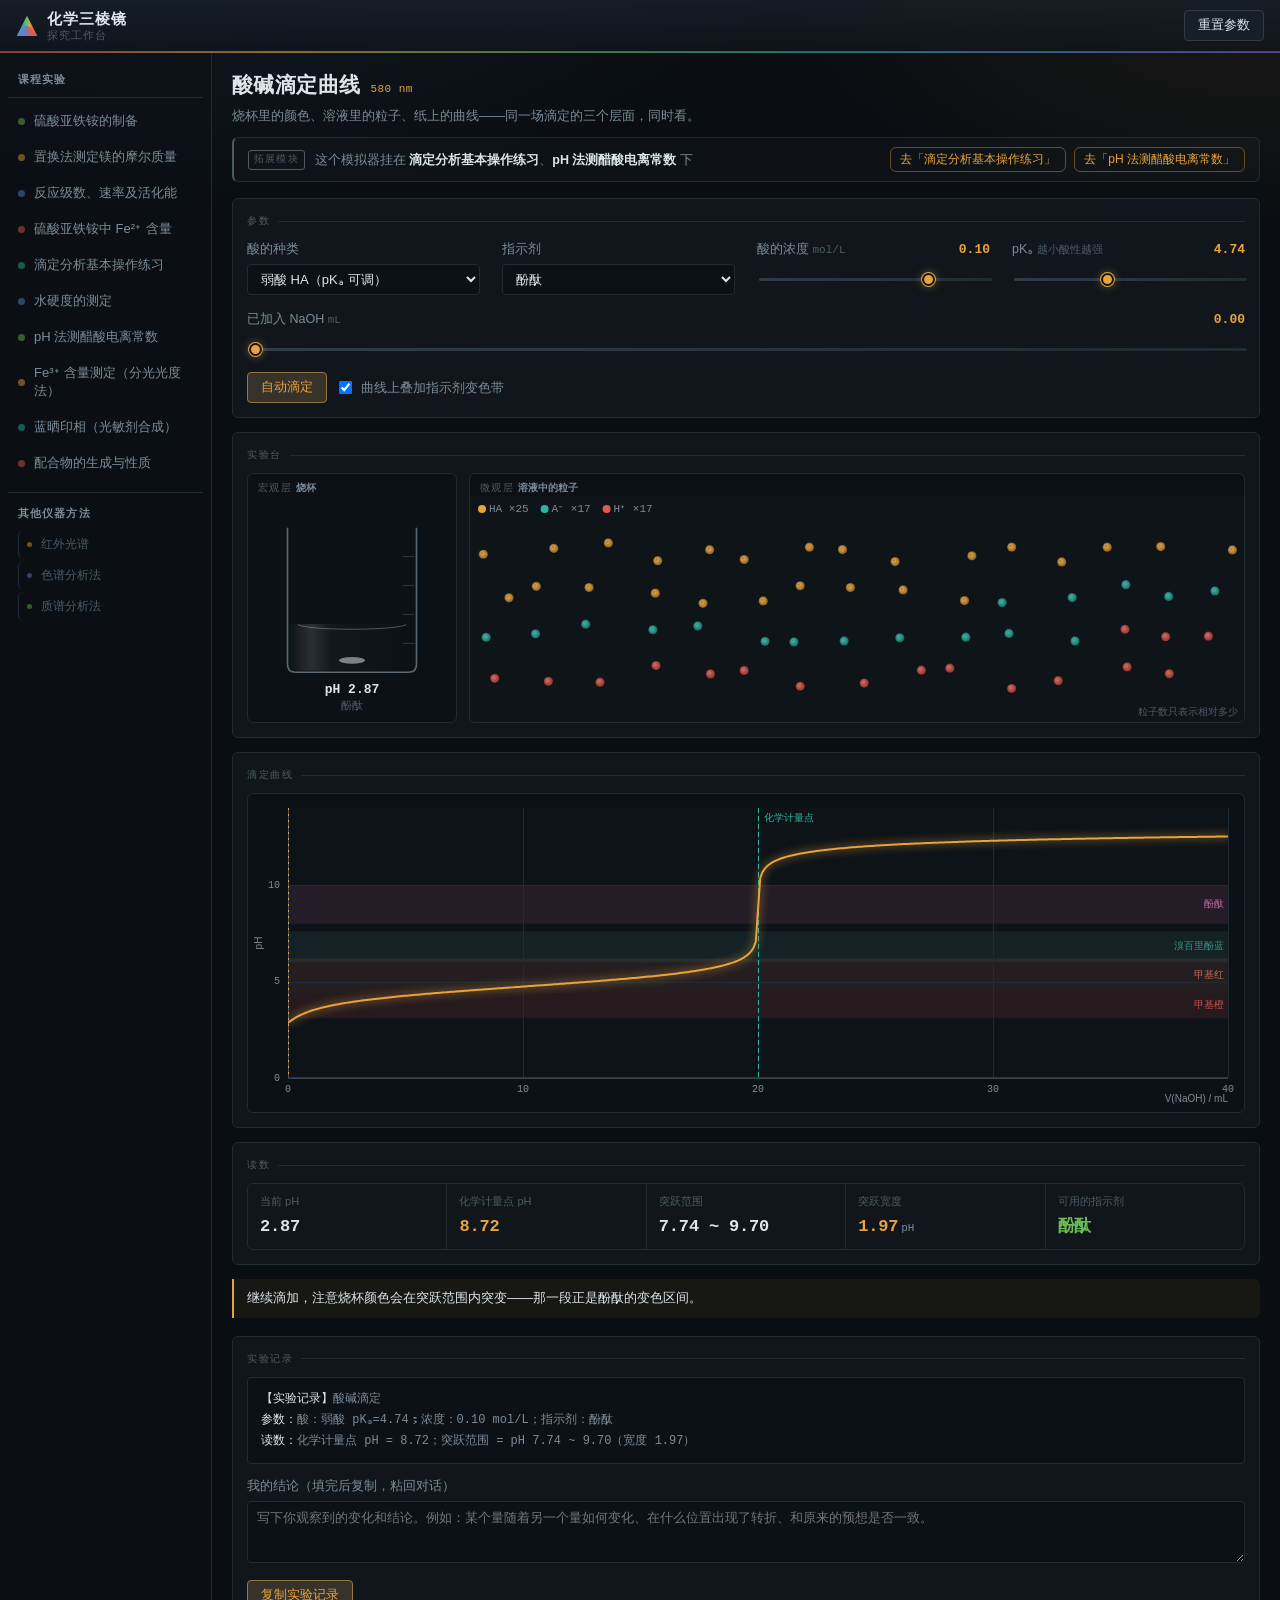
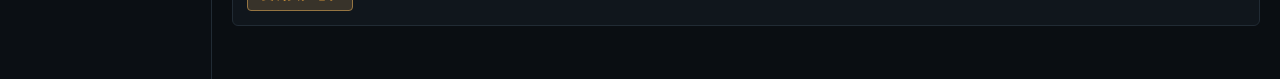
<file: index.html>
<!DOCTYPE html>
<html lang="zh-CN">
<head>
<meta charset="UTF-8">
<meta name="viewport" content="width=device-width, initial-scale=1">
<title>化学三棱镜 · 探究工作台</title>
<meta name="description" content="分析化学三重表征探究工作台：滴定曲线、分布分数、沉淀平衡、EDTA 酸效应、精密度与准确度，五组可交互模拟器。">
<meta name="theme-color" content="#0a0e12">
<link rel="icon" href="data:image/svg+xml,<svg xmlns='http://www.w3.org/2000/svg' viewBox='0 0 32 32'><polygon points='16 3,30 29,2 29' fill='%232fb3a3'/></svg>">
<link rel="stylesheet" href="css/workbench.css">
</head>
<body>

<div class="app">

  <header class="head">
    <div class="brand">
      <div class="brand-mark"></div>
      <div class="brand-text">
        <span class="brand-name">化学三棱镜</span>
        <span class="brand-sub">探究工作台</span>
      </div>
    </div>
    <div class="head-right">
      <button class="btn" id="btn-reset" title="恢复到初始参数">重置参数</button>
    </div>
    <div class="spectrum"></div>
  </header>

  <nav class="rail" id="rail" aria-label="模拟器导航"></nav>

  <main class="main" id="main"></main>

</div>

<noscript>
  <p style="padding:24px;color:#dde5ec">本工作台需要启用 JavaScript 才能运行。</p>
</noscript>

<script type="module" src="js/app.js"></script>
</body>
</html>
</file>
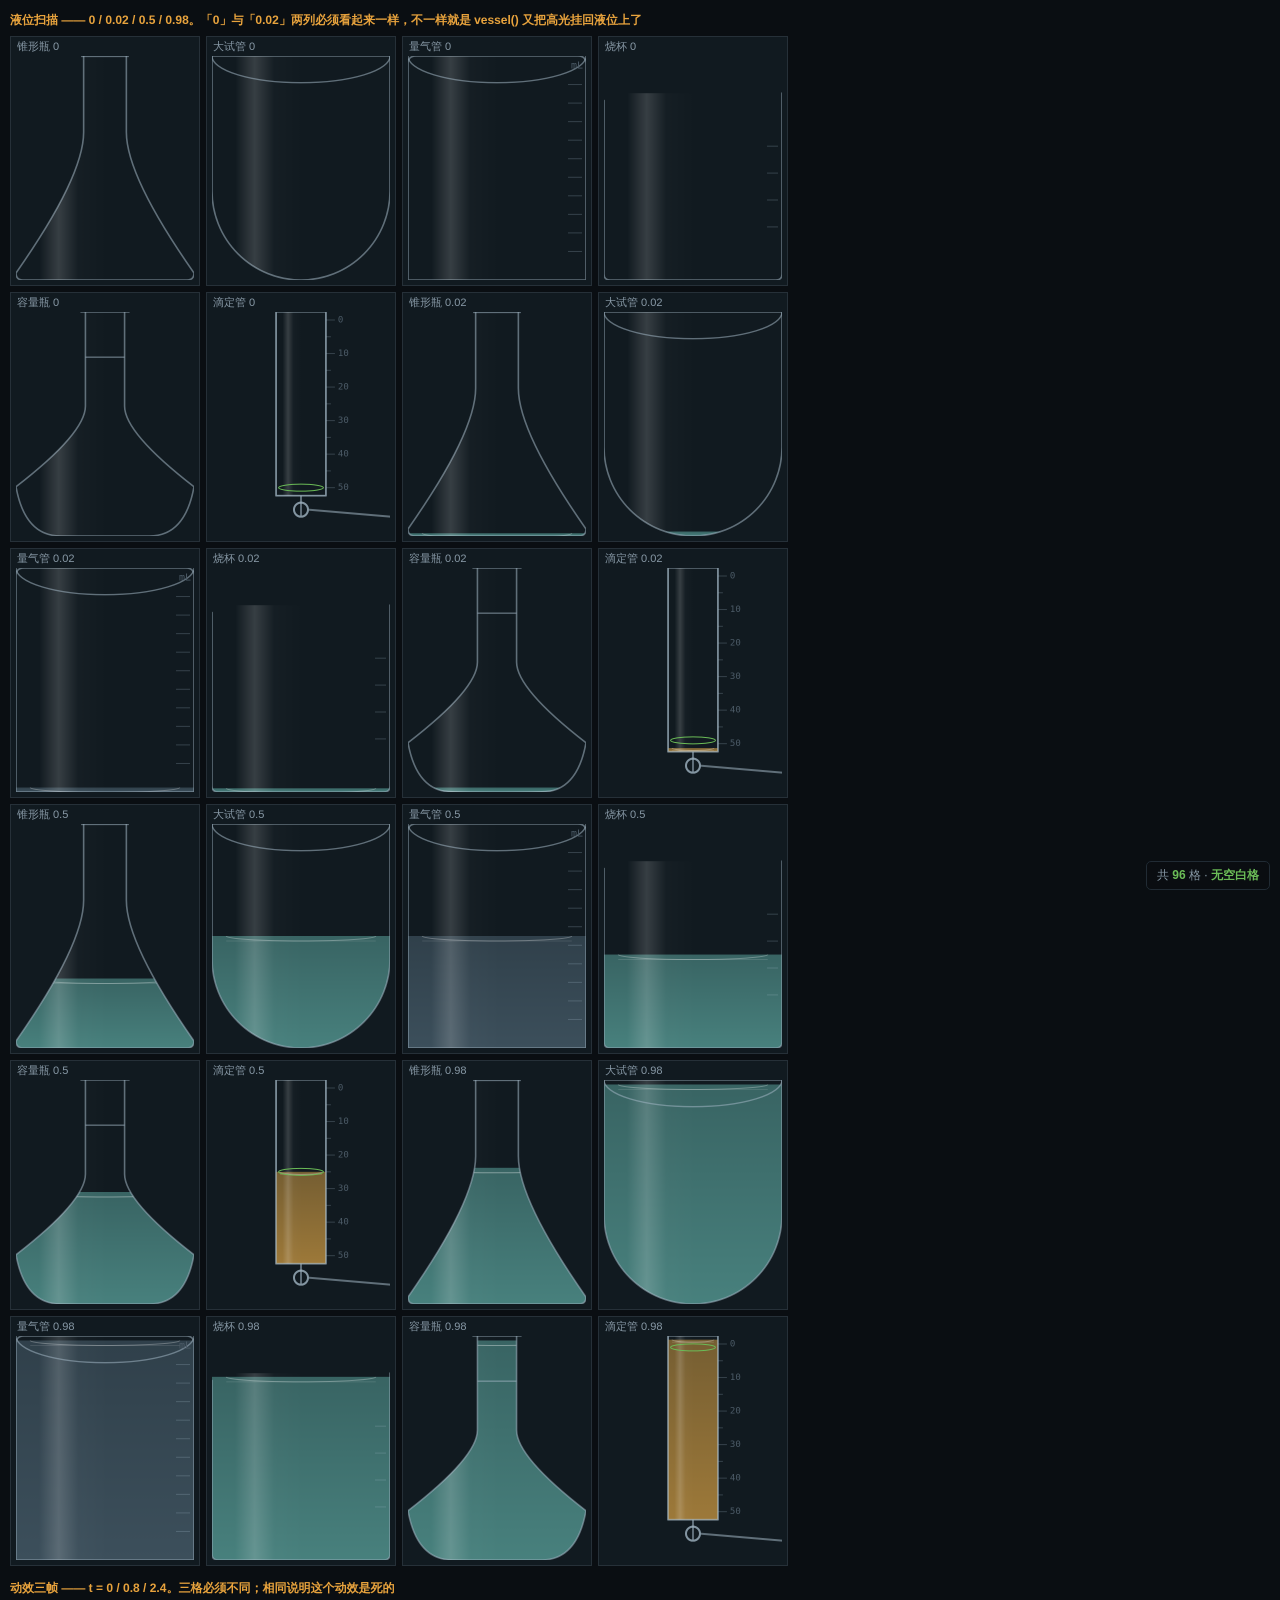
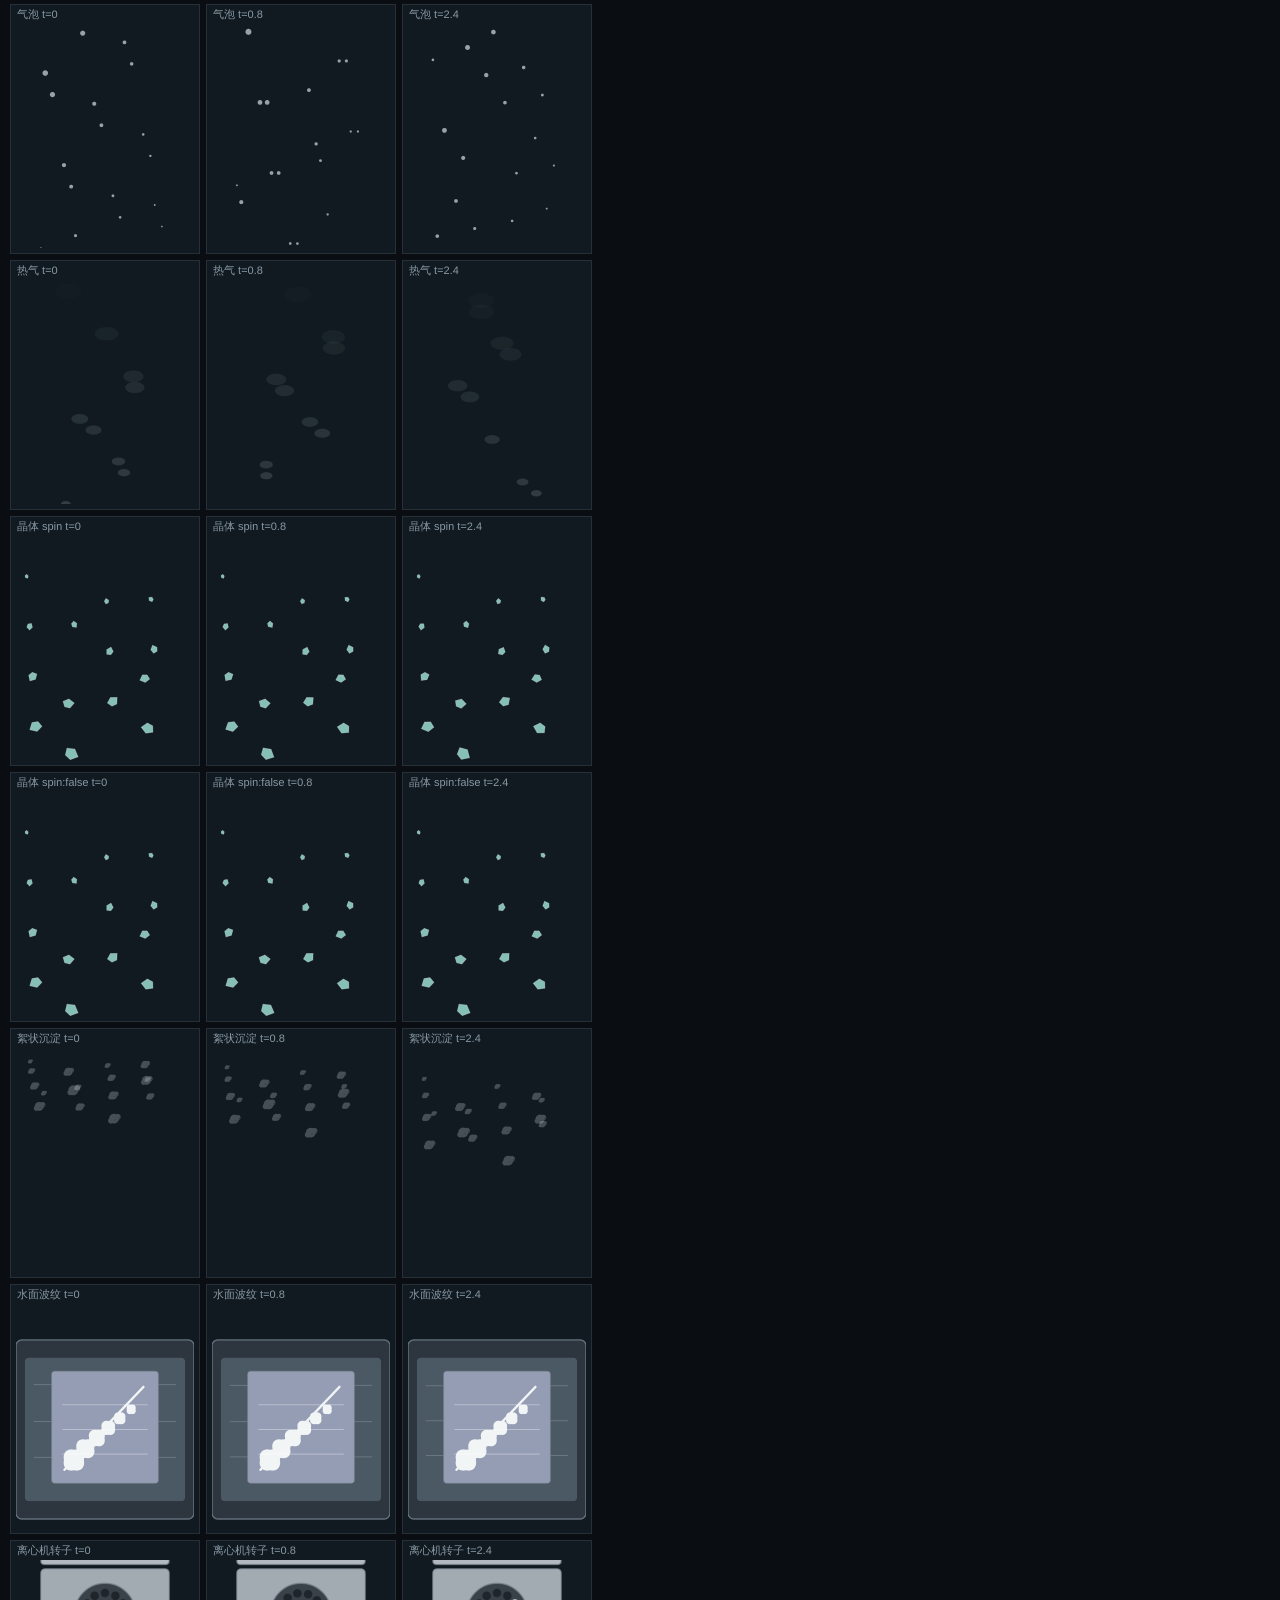
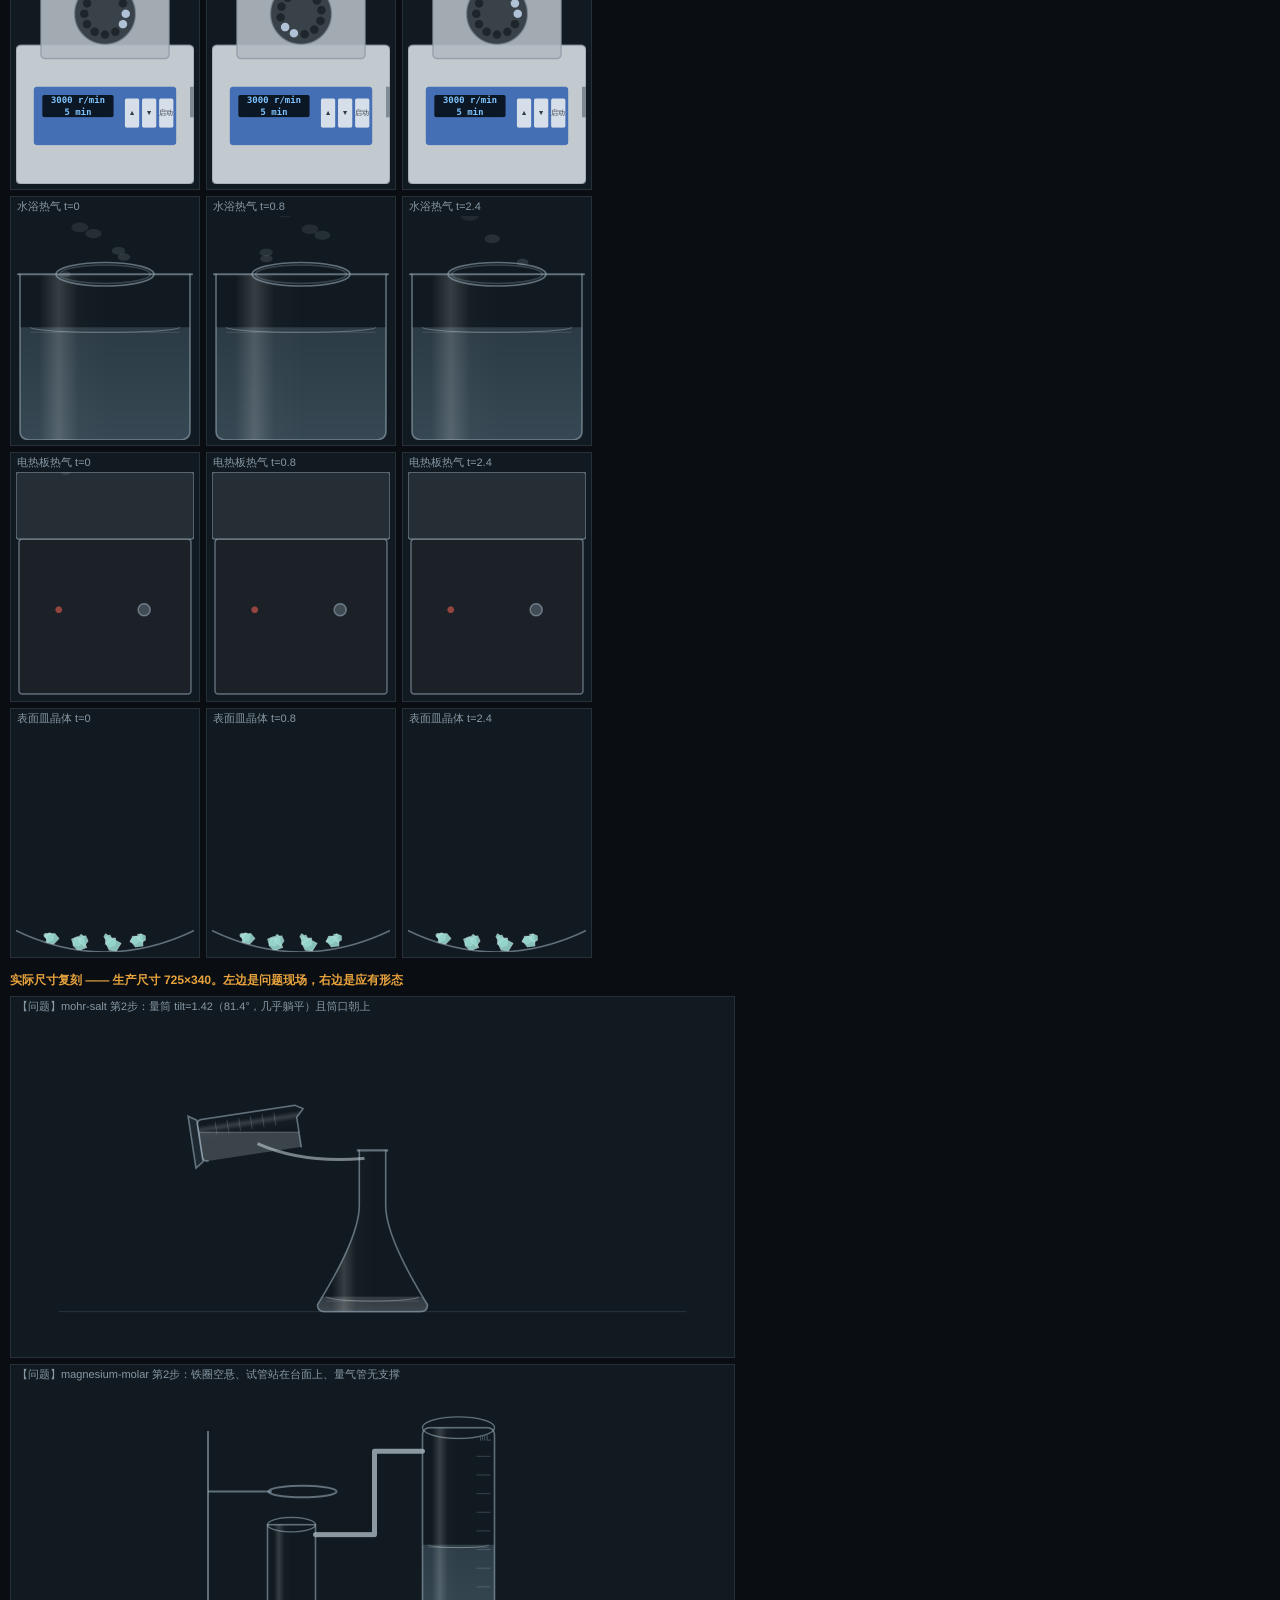
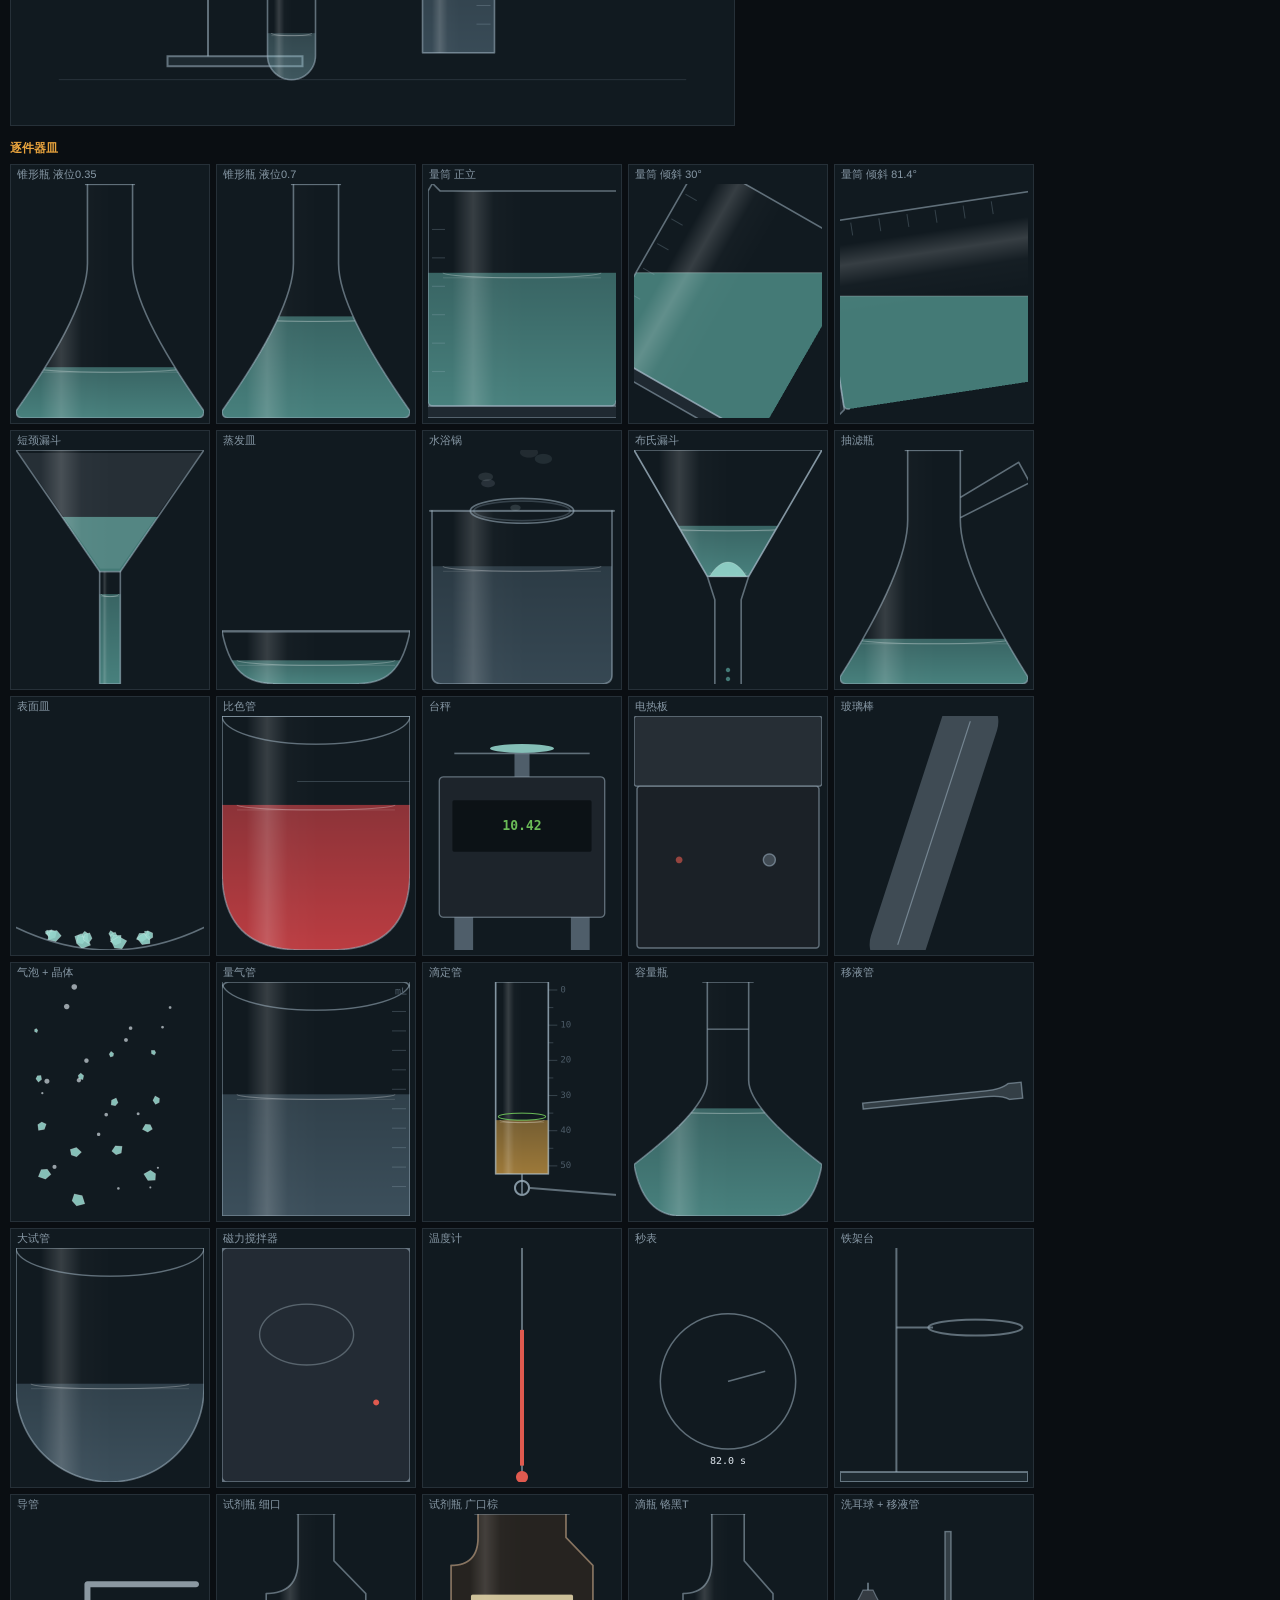
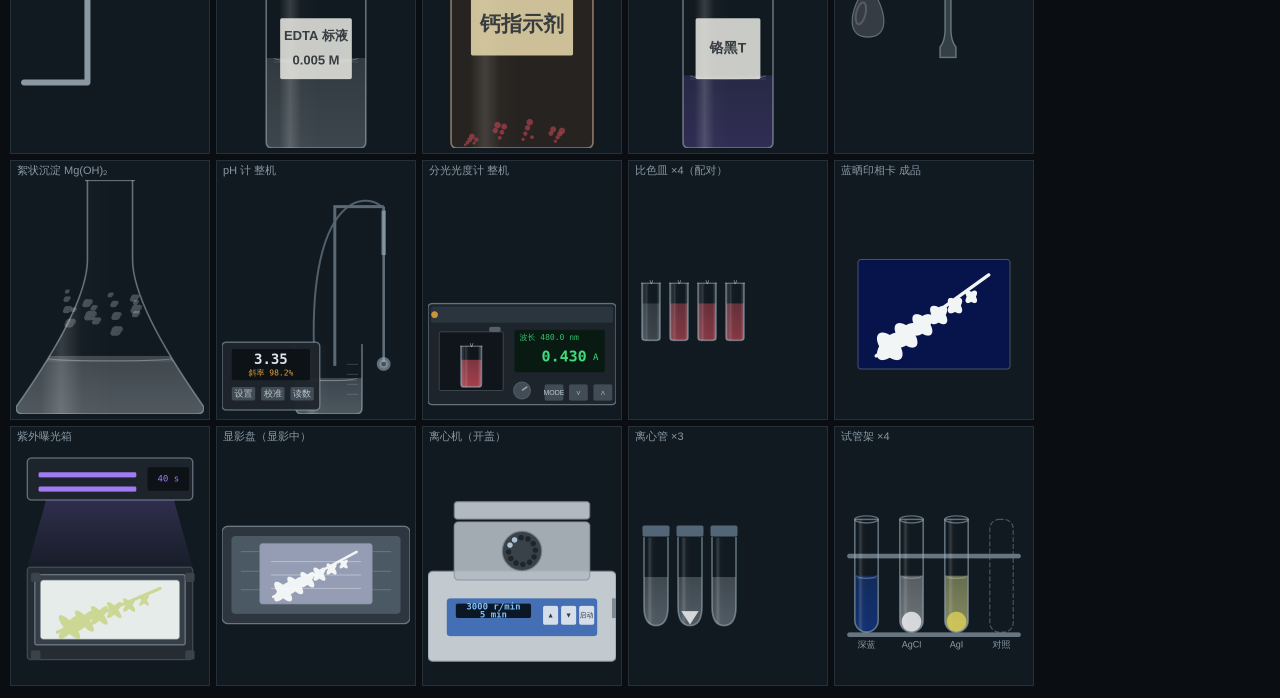
<file: _glassware-test.html>
<!DOCTYPE html>
<html lang="zh-CN">
<head>
<meta charset="UTF-8">
<title>玻璃器皿自检</title>
<style>
  body { margin:0; background:#0a0e12; color:#dde5ec; font-family:"PingFang SC",sans-serif; }
  canvas { display:block; }
  #stat { position:fixed; right:10px; bottom:10px; z-index:5; font-size:12px;
          background:rgba(10,14,18,.9); border:1px solid #212b34; border-radius:5px;
          padding:5px 10px; color:#8798a5; }
  #stat b { color:#6bbc57; } #stat .bad { color:#e05a4f; }
</style>
</head>
<body>
<canvas id="cv"></canvas>
<div id="stat"></div>
<script type="module">
/*
 * 器皿级自检 —— 看「单个器皿画得对不对」。
 *
 * 三个分工（别混用）：
 *   本页            器皿形状、液位、动效形状 —— 逐件放大，看得出边界情况
 *   _scenes-all.html 构图与对齐 —— 98 个场景同屏、可冻结 t、可断言
 *   _scenes-test.html 真机 —— 真 CSS、真尺寸、窄屏断点
 *
 * 本页**不跑 rAF**：所有动效都喂固定的 t 值。固定值才能截图比对，
 * 也才能看出一个动效的「起—中—末」形状对不对。
 */
import * as G from './js/glassware.js';

const LIQ = [110, 200, 190, 0.55];
const WARM = [226, 168, 70, 0.62];
const RED = [203, 64, 69, 0.85];

// 动效三帧。0 是起点、0.8 走了一小段、2.4 已进入稳态。
const PHASES = [0, 0.8, 2.4];
// 液位扫描。「0.02」这一列是 P2（vessel 空腔改造）的验收工具：
// 现在它看起来像「装了黑色液体」，改完应该读作「玻璃」。
const LEVELS = [0, 0.02, 0.5, 0.98];

const SECTIONS = [];

/* ---------- 1. 液位扫描 ---------- */
SECTIONS.push({
  // 回归护栏：改 vessel() 前，0 与 0.02 两列**看起来必须一样**。
  // 曾经它们差一整层高光——0.02 那列读作「装了黑色液体」。
  title: '液位扫描 —— 0 / 0.02 / 0.5 / 0.98。「0」与「0.02」两列必须看起来一样，不一样就是 vessel() 又把高光挂回液位上了',
  cellW: 190, cellH: 250, cols: 4,
  items: LEVELS.flatMap(lv => [
    [`锥形瓶 ${lv}`,      (c, b) => G.conicalFlask(c, b, { liquid: LIQ, level: lv })],
    [`大试管 ${lv}`,      (c, b) => G.testTube(c, b, { liquid: LIQ, level: lv })],
    [`量气管 ${lv}`,      (c, b) => G.gasMeasuringTube(c, b, { liquid: [150, 190, 215, 0.30], level: lv })],
    [`烧杯 ${lv}`,        (c, b) => G.beaker(c, b, { liquid: LIQ, level: lv })],
    [`容量瓶 ${lv}`,      (c, b) => G.volumetricFlask(c, b, { liquid: LIQ, level: lv })],
    [`滴定管 ${lv}`,      (c, b) => G.burette(c, b, { liquid: WARM, level: lv })],
  ]),
});

/* ---------- 2. 动效三帧 ---------- */
SECTIONS.push({
  title: `动效三帧 —— t = ${PHASES.join(' / ')}。三格必须不同；相同说明这个动效是死的`,
  cellW: 190, cellH: 250, cols: 3,
  items: [
    ['气泡',   (c, b, t) => G.bubbles(c, b, t, 0.9)],
    ['热气',   (c, b, t) => G.steam(c, b, t, 0.8)],
    ['晶体 spin',      (c, b, t) => G.crystals(c, b, t, 0.7, { color: G.MOHR_CRYSTAL_COLOR })],
    ['晶体 spin:false', (c, b, t) => G.crystals(c, b, t, 0.7, { color: G.MOHR_CRYSTAL_COLOR, spin: false })],
    ['絮状沉淀', (c, b, t) => G.precipitateFlocs(c, b, t, 0.8)],
    ['水面波纹', (c, b, t) => G.developTray(c, b, { density: 0.9, oxidized: 0.4, t })],
    ['离心机转子', (c, b, t) => G.centrifuge(c, b, { open: true, spinning: true, t })],
    ['水浴热气', (c, b, t) => G.waterBath(c, b, { steam: 0.7, t, ringW: b.w * 0.55 })],
    ['电热板热气', (c, b, t) => G.hotplate(c, b, { heat: 0.8, steam: 0.5, t })],
    ['表面皿晶体', (c, b, t) => G.watchGlass(c, b, { crystal: 0.8, crystalColor: G.MOHR_CRYSTAL_COLOR, t })],
  ].flatMap(([name, fn]) => PHASES.map(t => [`${name} t=${t}`, (c, b) => fn(c, b, t)])),
});

/* ---------- 3. 实际尺寸复刻 ----------
 * 把出问题的**真实调用**照抄进来。设施与场景之间的 bug（位置错、朝向反、
 * 比例不对）只有在这一层才看得出来——缩略图里根本发现不了。
 * 用生产尺寸 725×340，与真机一致。 */
const REPLICA_W = 725, REPLICA_H = 340;
SECTIONS.push({
  title: '实际尺寸复刻 —— 生产尺寸 725×340。左边是问题现场，右边是应有形态',
  cellW: REPLICA_W, cellH: REPLICA_H + 22, cols: 1,
  items: [
    ['【问题】mohr-salt 第2步：量筒 tilt=1.42（81.4°，几乎躺平）且筒口朝上', (c, _b, W, H) => {
      // 照抄 sims/mohr-salt.js 第 2 步（含它手画的液流）
      const B = G.drawBench(c, W, H), cx = W / 2;
      const flask = { x: cx - 55, y: B - H * 0.48, w: 110, h: H * 0.48 };
      G.conicalFlask(c, flask, { liquid: G.CLEAR_COLOR, level: 0.15 });
      G.cylinder(c, { x: cx - 145, y: H * 0.18, w: 42, h: H * 0.34 }, { liquid: G.CLEAR_COLOR, level: 0.55, tilt: 1.42 });
      c.strokeStyle = 'rgba(222,232,240,0.5)'; c.lineWidth = 3;
      c.beginPath(); c.moveTo(cx - 115, H * 0.38); c.quadraticCurveTo(cx - 70, H * 0.44, cx - 8, flask.y + 8); c.stroke();
    }],
    ['【问题】magnesium-molar 第2步：铁圈空悬、试管站在台面上、量气管无支撑', (c, _b, W, H) => {
      // 照抄 sims/magnesium-molar.js 的通用场景
      const B = G.drawBench(c, W, H), cx = W / 2;
      const tube = { x: cx + 50, y: H * 0.13, w: 72, h: H * 0.67 };
      G.retortStand(c, { x: cx - 205, y: H * 0.14, w: 135, h: H * 0.70 },
        { clamp: { x: cx - 70, y: H * 0.32, radius: 34 } });
      G.testTube(c, { x: cx - 105, y: B - 155, w: 48, h: 155 }, { liquid: [150, 205, 214, 0.32], level: 0.30 });
      G.tubing(c, [[cx - 57, B - 145], [cx + 2, B - 145], [cx + 2, H * 0.20], [cx + 50, H * 0.20]], { width: 5 });
      G.gasMeasuringTube(c, tube, { liquid: [150, 190, 215, 0.28], level: 0.48 });
    }],
  ],
});

/* ---------- 4. 逐件器皿（原有清单） ---------- */
SECTIONS.push({
  title: '逐件器皿',
  cellW: 200, cellH: 260, cols: 5,
  items: [
    ['锥形瓶 液位0.35', (c, b) => G.conicalFlask(c, b, { liquid: LIQ, level: 0.35 })],
    ['锥形瓶 液位0.7',  (c, b) => G.conicalFlask(c, b, { liquid: LIQ, level: 0.7 })],
    ['量筒 正立',        (c, b) => G.cylinder(c, b, { liquid: LIQ, level: 0.6 })],
    ['量筒 倾斜 30°',    (c, b) => G.cylinder(c, b, { liquid: LIQ, level: 0.62, tilt: 0.52 })],
    ['量筒 倾斜 81.4°',  (c, b) => G.cylinder(c, b, { liquid: LIQ, level: 0.62, tilt: 1.42 })],
    ['短颈漏斗',         (c, b) => G.funnel(c, b, { liquid: LIQ, level: 0.45, stemLevel: 0.8 })],
    ['蒸发皿',           (c, b) => G.evapDish(c, b, { liquid: LIQ, level: 0.45 })],
    ['水浴锅',           (c, b) => G.waterBath(c, b, { steam: 0.7, t: 1.2, ringW: b.w * 0.55 })],
    ['布氏漏斗',         (c, b) => G.buchner(c, b, { liquid: LIQ, level: 0.4, cake: 0.65, cakeColor: G.MOHR_CRYSTAL_COLOR, dropColor: LIQ, dripping: true })],
    ['抽滤瓶',           (c, b) => G.suctionFlask(c, b, { liquid: LIQ, level: 0.3 })],
    ['表面皿',           (c, b) => G.watchGlass(c, b, { crystal: 0.8, crystalColor: G.MOHR_CRYSTAL_COLOR, t: 1 })],
    ['比色管',           (c, b) => G.comparisonTube(c, b, { liquid: RED, level: 0.62 })],
    ['台秤',             (c, b) => G.balance(c, b, { item: true, itemColor: G.MOHR_CRYSTAL_COLOR, reading: '10.42', tone: 'good' })],
    ['电热板',           (c, b) => G.hotplate(c, b, { heat: 0.8, steam: 0.4, t: 1 })],
    ['玻璃棒',           (c, b) => G.stirringRod(c, b, { angle: 18 })],
    ['气泡 + 晶体',      (c, b) => { G.bubbles(c, b, 1.5, 0.9);
                                     G.crystals(c, { x: b.x + 10, y: b.y + 10, w: b.w - 20, h: b.h - 20 }, 1.5, 0.7, { color: G.MOHR_CRYSTAL_COLOR }); }],
    ['量气管',            (c, b) => G.gasMeasuringTube(c, b, { liquid: [150, 190, 215, 0.30], level: 0.52 })],
    ['滴定管',            (c, b) => G.burette(c, b, { liquid: WARM, level: 0.28 })],
    ['容量瓶',            (c, b) => G.volumetricFlask(c, b, { liquid: LIQ, level: 0.46 })],
    ['移液管',            (c, b) => G.pipette(c, b, { angle: -0.10 })],
    ['大试管',            (c, b) => G.testTube(c, b, { liquid: [150, 190, 215, 0.30], level: 0.42 })],
    ['磁力搅拌器',        (c, b) => G.stirPlate(c, b)],
    ['温度计',            (c, b) => G.thermometer(c, b)],
    ['秒表',              (c, b) => G.stopwatch(c, b, { text: '82.0 s' })],
    ['铁架台',            (c, b) => G.retortStand(c, b, { clamp: { x: b.x + b.w * 0.72, y: b.y + b.h * 0.34, radius: b.w * 0.25 } })],
    ['导管',              (c, b) => G.tubing(c, [
      [b.x + 8, b.y + b.h * 0.72], [b.x + b.w * 0.38, b.y + b.h * 0.72],
      [b.x + b.w * 0.38, b.y + b.h * 0.30], [b.x + b.w - 8, b.y + b.h * 0.30],
    ], { width: 6 })],
    ['试剂瓶 细口',      (c, b) => G.reagentBottle(c, b, {
      liquid: [222, 232, 240, 0.20], level: 0.62, label: ['EDTA 标液', '0.005 M'] })],
    ['试剂瓶 广口棕',    (c, b) => G.reagentBottle(c, b, {
      shape: 'wide', solid: [168, 62, 84, 0.78], level: 0.45,
      label: ['钙指示剂'], labelTone: 'amber', cap: 'stopper', brown: true })],
    ['滴瓶 铬黑T',       (c, b) => G.reagentBottle(c, b, {
      shape: 'drop', liquid: [70, 60, 120, 0.55], level: 0.50, label: ['铬黑T'] })],
    ['洗耳球 + 移液管',  (c, b) => {
      G.washBulb(c, { x: b.x + 6, y: b.y + b.h * 0.30, w: 44, h: 53 }, { squeeze: 0.4 });
      G.pipette(c, { x: b.x + 34, y: b.y + b.h * 0.26, w: b.w - 40, h: 26 }, { angle: Math.PI / 2 });
    }],
    ['絮状沉淀 Mg(OH)₂', (c, b) => {
      G.conicalFlask(c, b, { liquid: [214, 220, 228, 0.30], level: 0.40 });
      G.precipitateFlocs(c, { x: b.x + b.w * 0.22, y: b.y + b.h * 0.42, w: b.w * 0.56, h: b.h * 0.52 }, 1.5, 0.8);
    }],
    ['pH 计 整机', (c, b) => {
      G.beaker(c, { x: b.x + 74, y: b.y + b.h - 92, w: 66, h: 92 }, { liquid: [214, 226, 238, 0.28], level: 0.52 });
      G.phMeter(c, { x: b.x, y: b.y + 4, w: b.w, h: b.h - 8 }, { reading: '3.35', slopePct: 98.2, bulbY: b.y + b.h - 46 });
    }],
    ['分光光度计 整机', (c, b) => G.spectrophotometer(c,
      { x: b.x, y: b.y + b.h * 0.24, w: b.w, h: b.h * 0.72 },
      { wavelength: 480, reading: '0.430', cell: [214, 78, 92, 0.7] })],
    ['比色皿 ×4（配对）', (c, b) => {
      const y0 = b.y + b.h * 0.42;
      for (let i = 0; i < 4; i++) {
        G.cuvette(c, { x: b.x + 8 + i * 28, y: y0, w: 18, h: 62 },
          { liquid: i === 0 ? [225, 232, 238, 0.2] : [214, 78, 92, 0.55] });
      }
    }],
    ['蓝晒印相卡 成品', (c, b) => G.cyanotypePrint(c,
      { x: b.x + 18, y: b.y + b.h * 0.34, w: b.w - 36, h: (b.w - 36) * 0.72 },
      { state: 'washed', density: 0.96, oxidized: 1 })],
    ['紫外曝光箱', (c, b) => G.uvExposureBox(c, { x: b.x, y: b.y + 12, w: b.w, h: b.h - 24 },
      { on: true, seconds: 40 })],
    ['显影盘（显影中）', (c, b) => G.developTray(c,
      { x: b.x, y: b.y + b.h * 0.26, w: b.w, h: b.h * 0.52 },
      { density: 0.9, oxidized: 0.4, t: 1.2 })],
    ['离心机（开盖）', (c, b) => G.centrifuge(c, { x: b.x, y: b.y + b.h * 0.30, w: b.w, h: b.h * 0.62 },
      { open: true, rpm: 3000, minutes: 5, spinning: true, t: 1.5 })],
    ['离心管 ×3', (c, b) => {
      for (let i = 0; i < 3; i++) {
        G.centrifugeTube(c, { x: b.x + 10 + i * 34, y: b.y + b.h * 0.34, w: 24, h: 100 },
          { liquid: [214, 226, 238, 0.3], level: 0.6, pellet: i === 1 ? 0.9 : 0, pelletColor: [236, 238, 240, 0.95] });
      }
    }],
    ['试管架 ×4', (c, b) => G.testTubeRack(c, { x: b.x + 4, y: b.y + b.h * 0.28, w: b.w - 8, h: b.h * 0.56 }, {
      tubes: [
        { liquid: [20, 60, 150, 0.65], level: 0.5, label: '深蓝' },
        { liquid: [235, 240, 244, 0.4], level: 0.5, solid: [240, 242, 244, 1], solidLevel: 0.8, label: 'AgCl' },
        { liquid: [216, 220, 140, 0.55], level: 0.5, solid: [222, 208, 90, 1], solidLevel: 0.8, label: 'AgI' },
        { dashed: true, label: '对照' },
      ],
    })],
  ],
});

/* ---------- 排版与绘制 ----------
 * 单张 canvas，按 section 顺序排；每格画完量一次非背景像素占比，
 * 空白格描红边 —— 专抓「静默不画」（CLAUDE.md 坑 15 那一族）。 */
const PAD = 10, GAP = 6, HEAD = 26;
const canvasW = Math.max(...SECTIONS.map(s => s.cols * s.cellW + (s.cols - 1) * GAP)) + PAD * 2;
let canvasH = PAD;
for (const s of SECTIONS) canvasH += HEAD + Math.ceil(s.items.length / s.cols) * (s.cellH + GAP) + GAP;

const cv = document.getElementById('cv');
const dpr = 2;
cv.width = canvasW * dpr;
cv.height = canvasH * dpr;
cv.style.width = canvasW + 'px';
cv.style.height = canvasH + 'px';
const ctx = cv.getContext('2d');
ctx.setTransform(dpr, 0, 0, dpr, 0, 0);
ctx.fillStyle = '#0a0e12';
ctx.fillRect(0, 0, canvasW, canvasH);

const BG = [10, 14, 18];        // 页面底色 #0a0e12
const CELL_BG = [17, 26, 32];   // 格子底色 #111a20 —— 非空判定拿它当参照
const blanks = [];
let y = PAD;

for (const sec of SECTIONS) {
  ctx.font = 'bold 12px "PingFang SC", sans-serif';
  ctx.fillStyle = '#e8a33d';
  ctx.textAlign = 'left';
  ctx.fillText(sec.title, PAD, y + 14);
  y += HEAD;

  sec.items.forEach(([name, fn], i) => {
    const col = i % sec.cols, row = (i / sec.cols) | 0;
    const ox = PAD + col * (sec.cellW + GAP), oy = y + row * (sec.cellH + GAP);
    const bx = ox + 6, by = oy + 20, bw = sec.cellW - 12, bh = sec.cellH - 26;

    ctx.save();
    ctx.beginPath();
    ctx.rect(ox, oy, sec.cellW, sec.cellH);
    ctx.clip();
    ctx.fillStyle = '#111a20';
    ctx.fillRect(ox, oy, sec.cellW, sec.cellH);

    ctx.font = '11px "PingFang SC", sans-serif';
    ctx.fillStyle = '#8798a5';
    ctx.textAlign = 'left';
    ctx.fillText(name, ox + 7, oy + 14);

    let drew = true;
    // 坐标系平移到格子左上角再调 fn。
    // 少了这一步，复刻格（用 `cx = W/2`、`drawBench(H)` 这类**绝对坐标**）
    // 会把内容画到画布左上角、压在别的格子上——踩过。
    ctx.save();
    ctx.translate(bx, by);
    ctx.beginPath();
    ctx.rect(0, 0, bw, bh);
    ctx.clip();
    try { fn(ctx, { x: 0, y: 0, w: bw, h: bh }, bw, bh); }
    catch (e) { drew = false; console.error(`【复刻格抛错】${name}：`, e); }
    ctx.restore();
    ctx.restore();

    // 非背景像素占比：每 4 像素抽 1 个。
    //
    // 这里踩过两次，都是「检查器自己在说谎」，记下来免得重犯：
    //   ① 参照色必须是**格子自己的底色** #111a20，不能拿页面底色 #0a0e12——
    //      两者差 33 > 阈值 10，于是每个像素都被算成「有内容」，空格子也报「无空白」。
    //   ② 只能量**绘图区**（by..by+bh），不能量整格——格子标题那行字本身就有约 2% 的着色，
    //      足以把一个什么都没画的格子顶过 0.4% 的阈值。
    const d = ctx.getImageData(bx * dpr, by * dpr, bw * dpr, bh * dpr).data;
    let ink = 0, seen = 0;
    for (let p = 0; p < d.length; p += 4 * 4) {
      seen++;
      if (Math.abs(d[p] - CELL_BG[0]) + Math.abs(d[p + 1] - CELL_BG[1]) + Math.abs(d[p + 2] - CELL_BG[2]) > 10) ink++;
    }
    const ratio = seen ? ink / seen : 0;
    const isBlank = !drew || ratio < 0.004;
    if (isBlank) blanks.push(`${sec.title.slice(0, 6)}/${name}`);

    ctx.save();
    ctx.strokeStyle = isBlank ? '#e05a4f' : 'rgba(160,180,196,0.14)';
    ctx.lineWidth = isBlank ? 2 : 1;
    ctx.strokeRect(ox + 0.5, oy + 0.5, sec.cellW - 1, sec.cellH - 1);
    if (isBlank) {
      ctx.font = 'bold 10px "PingFang SC", sans-serif';
      ctx.fillStyle = '#e05a4f';
      ctx.textAlign = 'right';
      ctx.fillText(`空白 ${(ratio * 100).toFixed(2)}%`, ox + sec.cellW - 7, oy + 14);
    }
    ctx.restore();
  });
  y += Math.ceil(sec.items.length / sec.cols) * (sec.cellH + GAP) + GAP;
}

const total = SECTIONS.reduce((n, s) => n + s.items.length, 0);
document.getElementById('stat').innerHTML = `共 <b>${total}</b> 格 · `
  + (blanks.length ? `空白 <span class="bad">${blanks.length}</span>` : '<b>无空白格</b>');
window.__blanks = blanks;
console.log(`_glassware-test：${total} 格，空白 ${blanks.length} 个`, blanks);
</script>
</body>
</html>
</file>
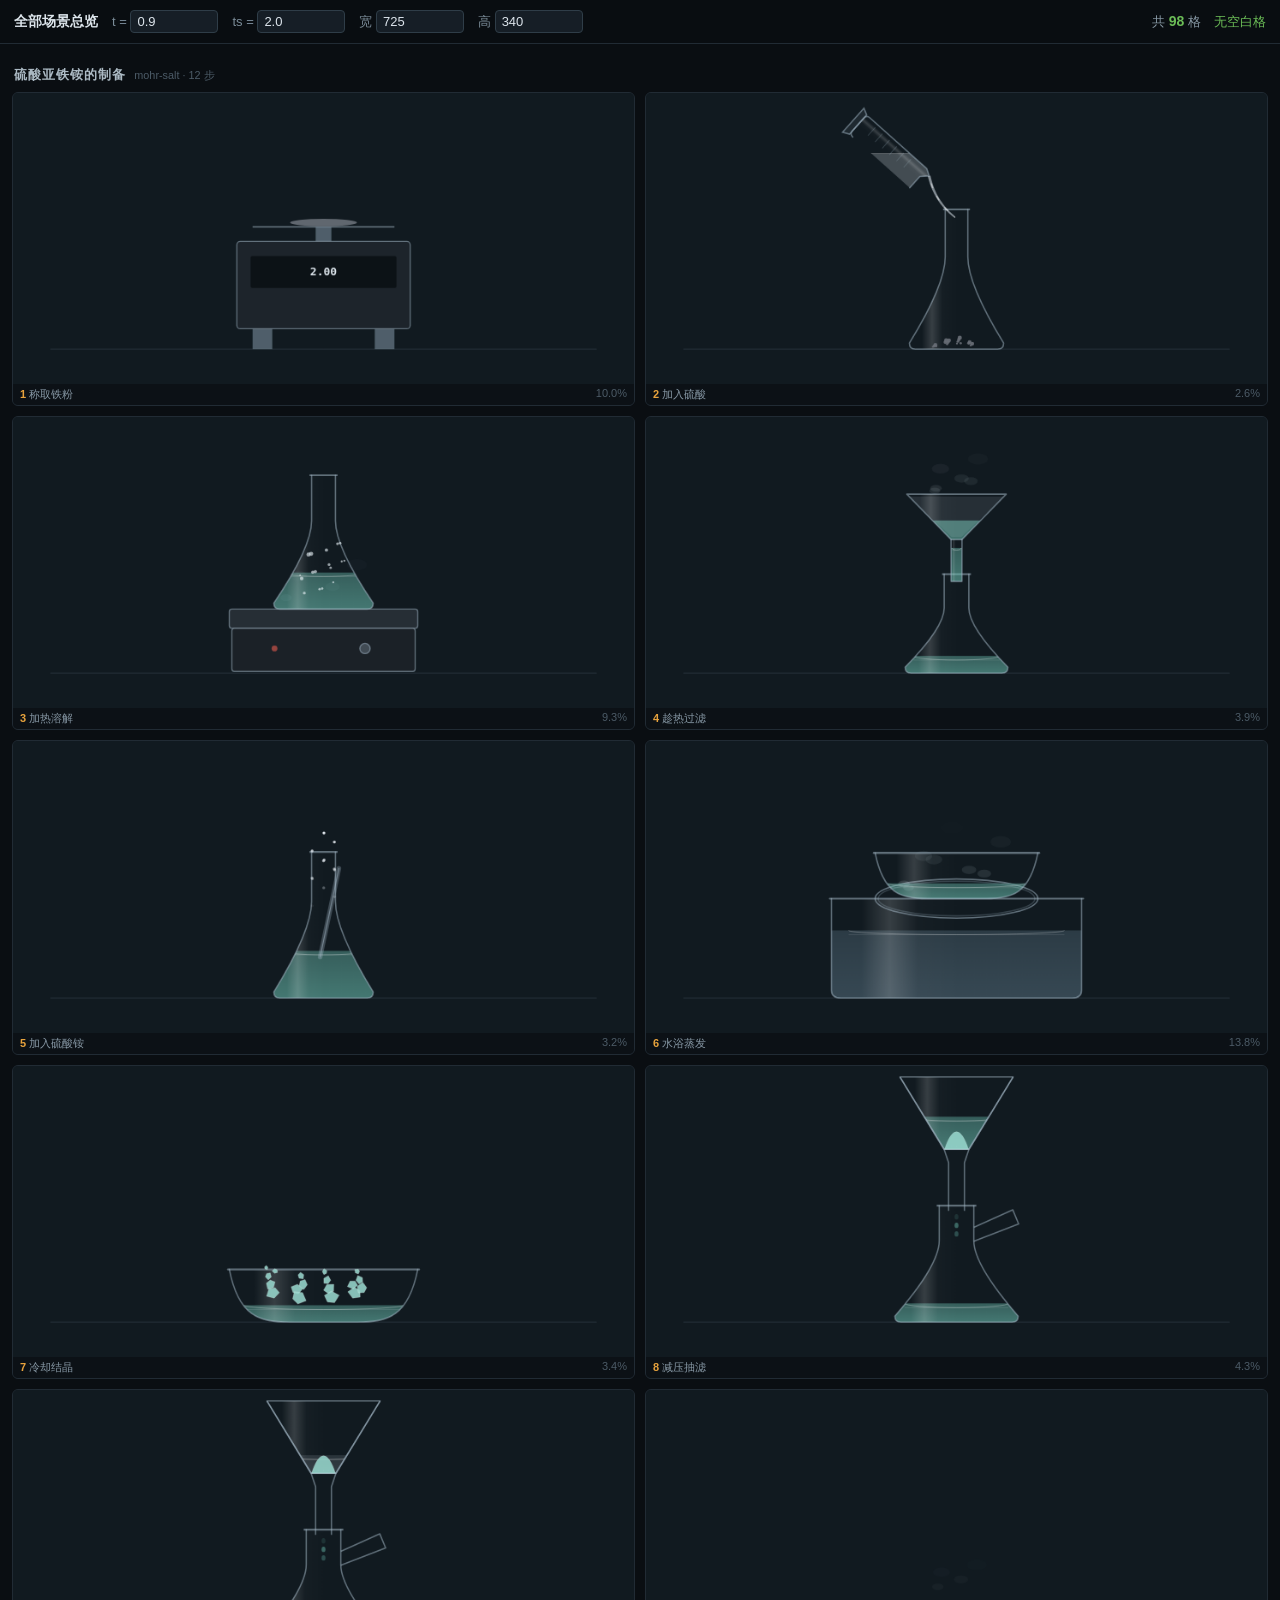
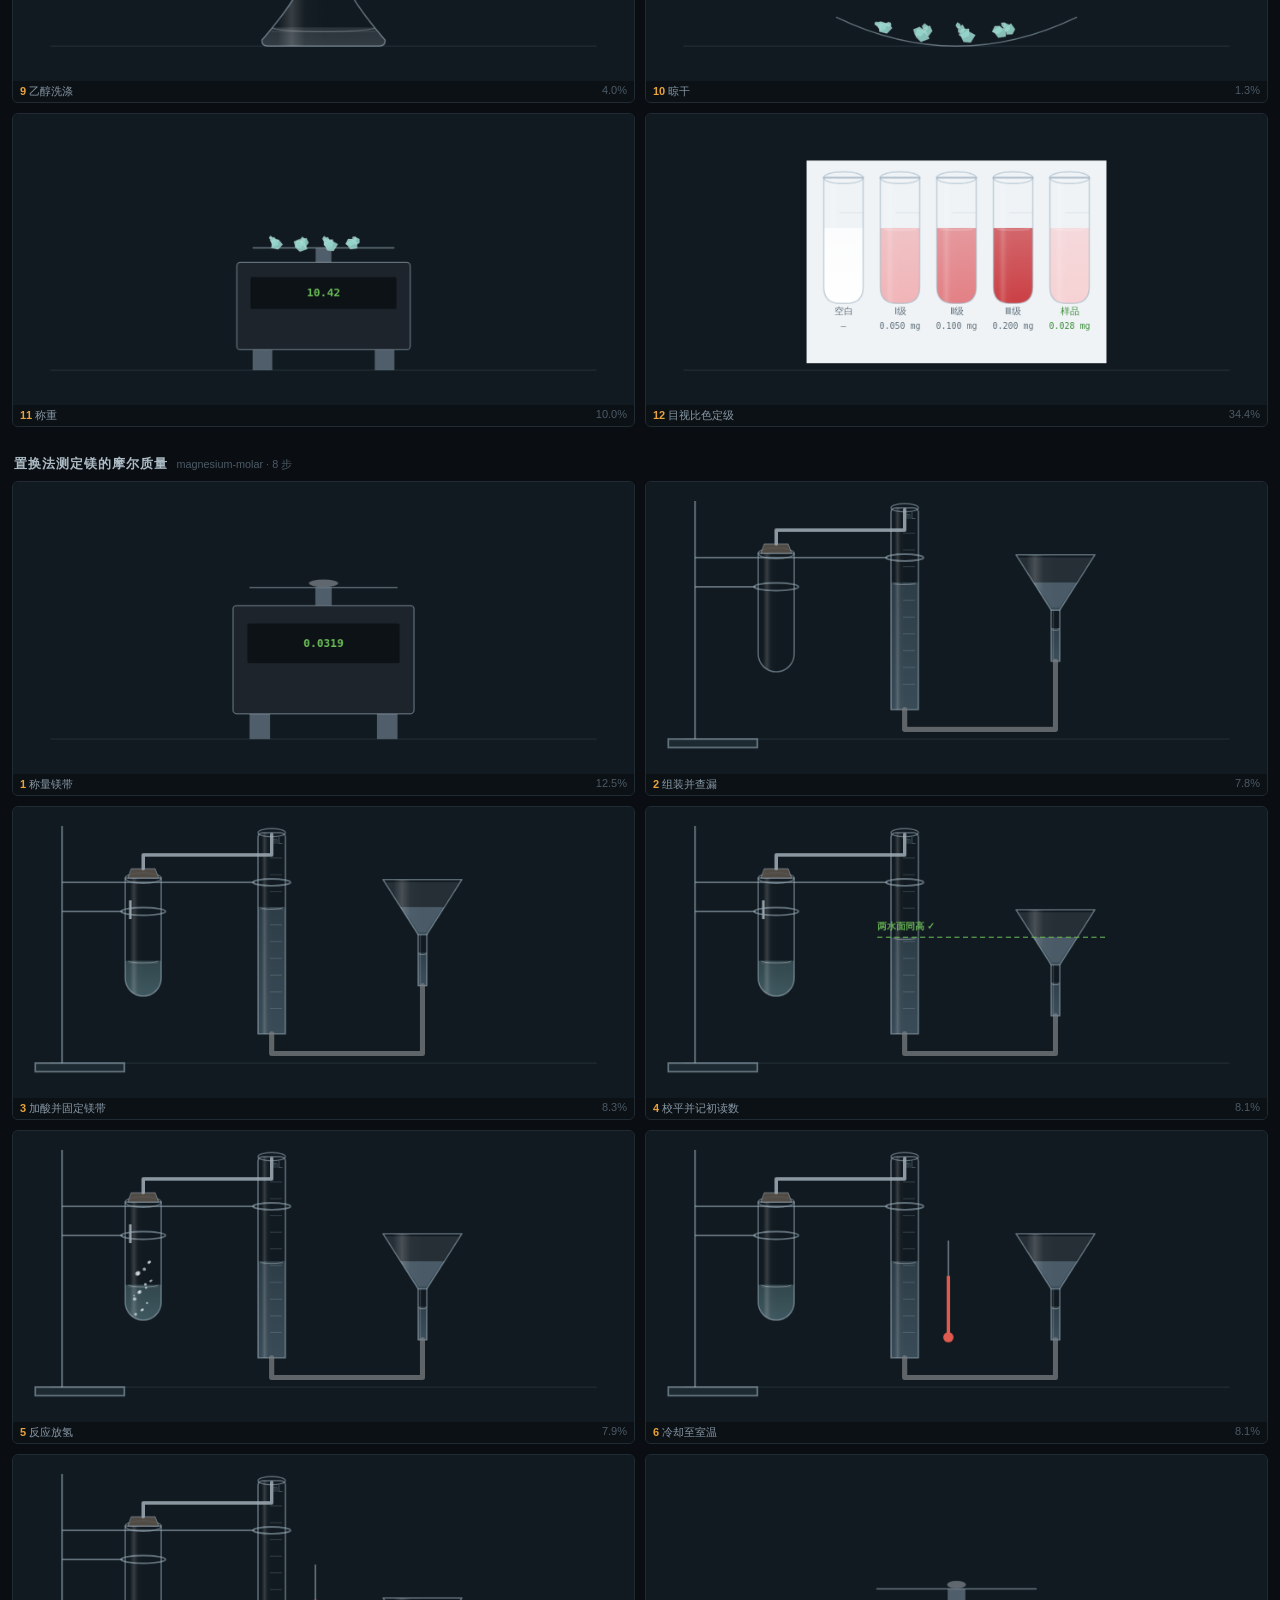
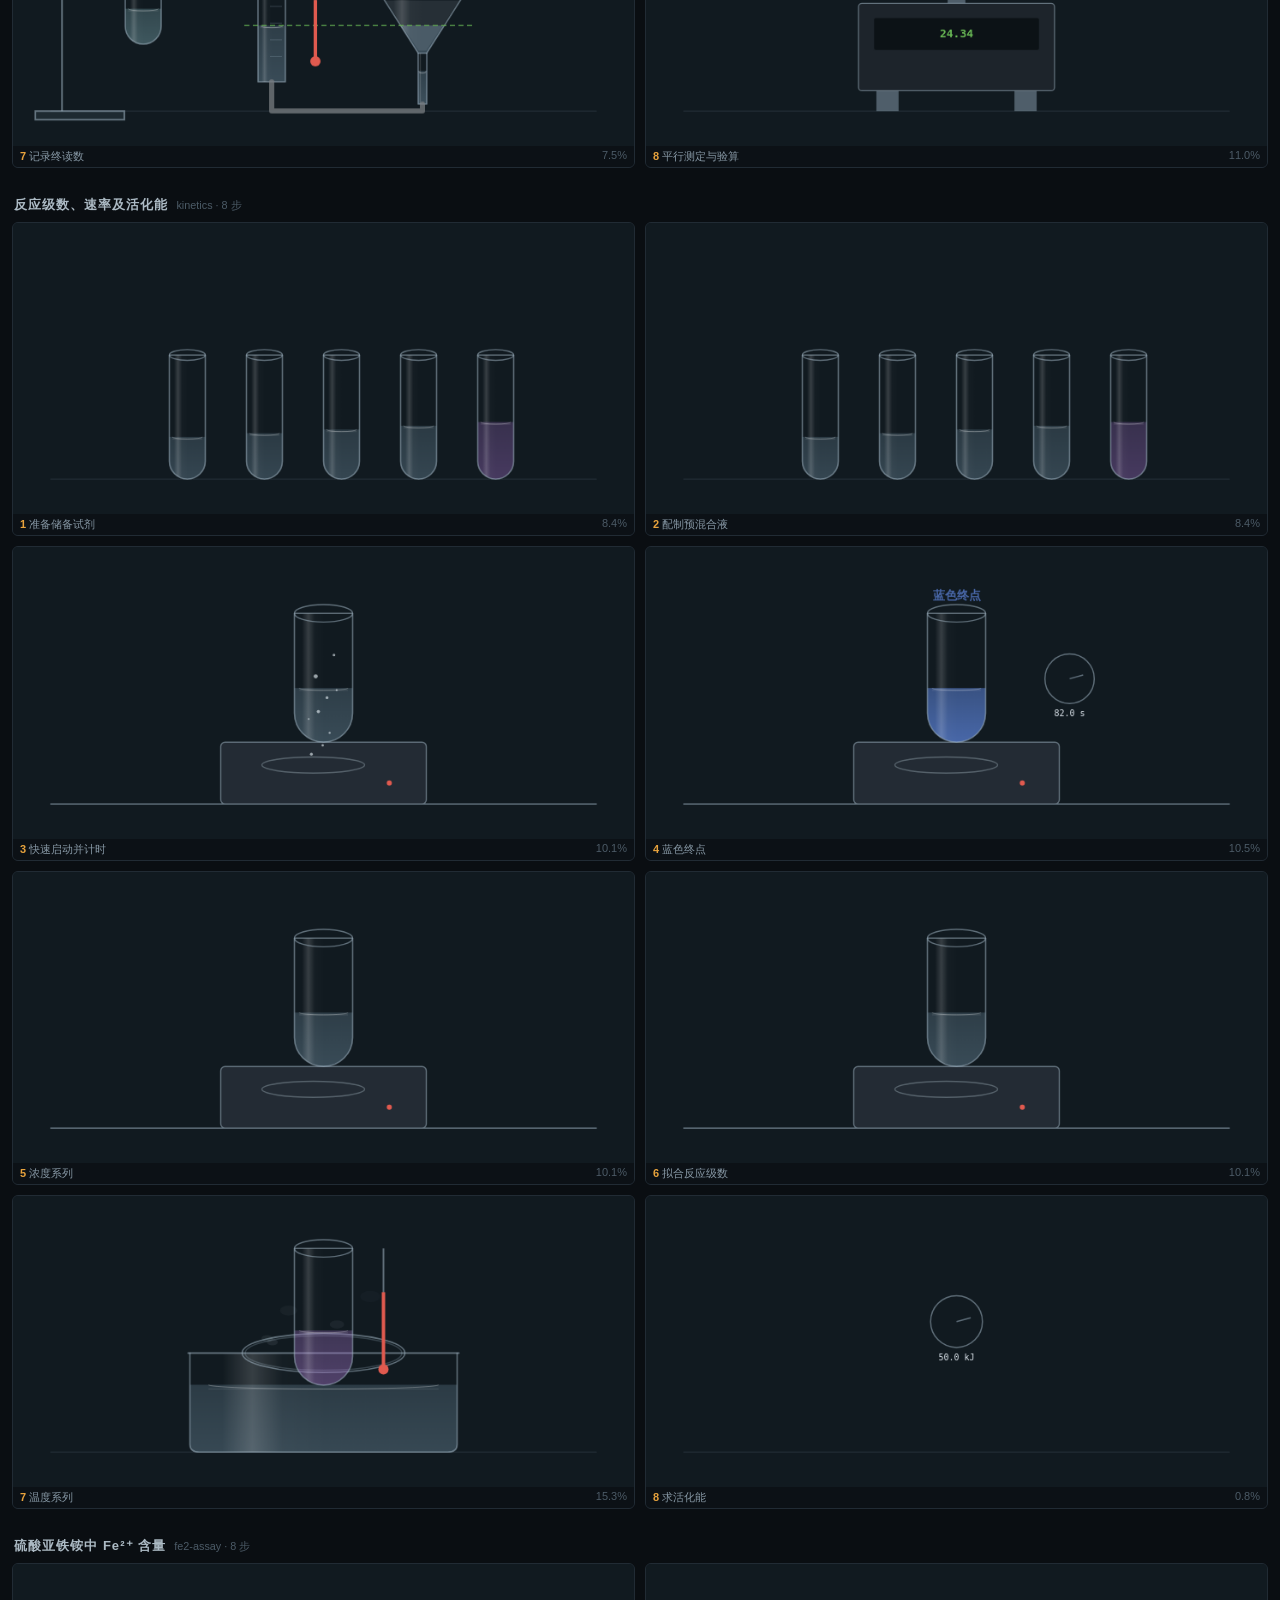
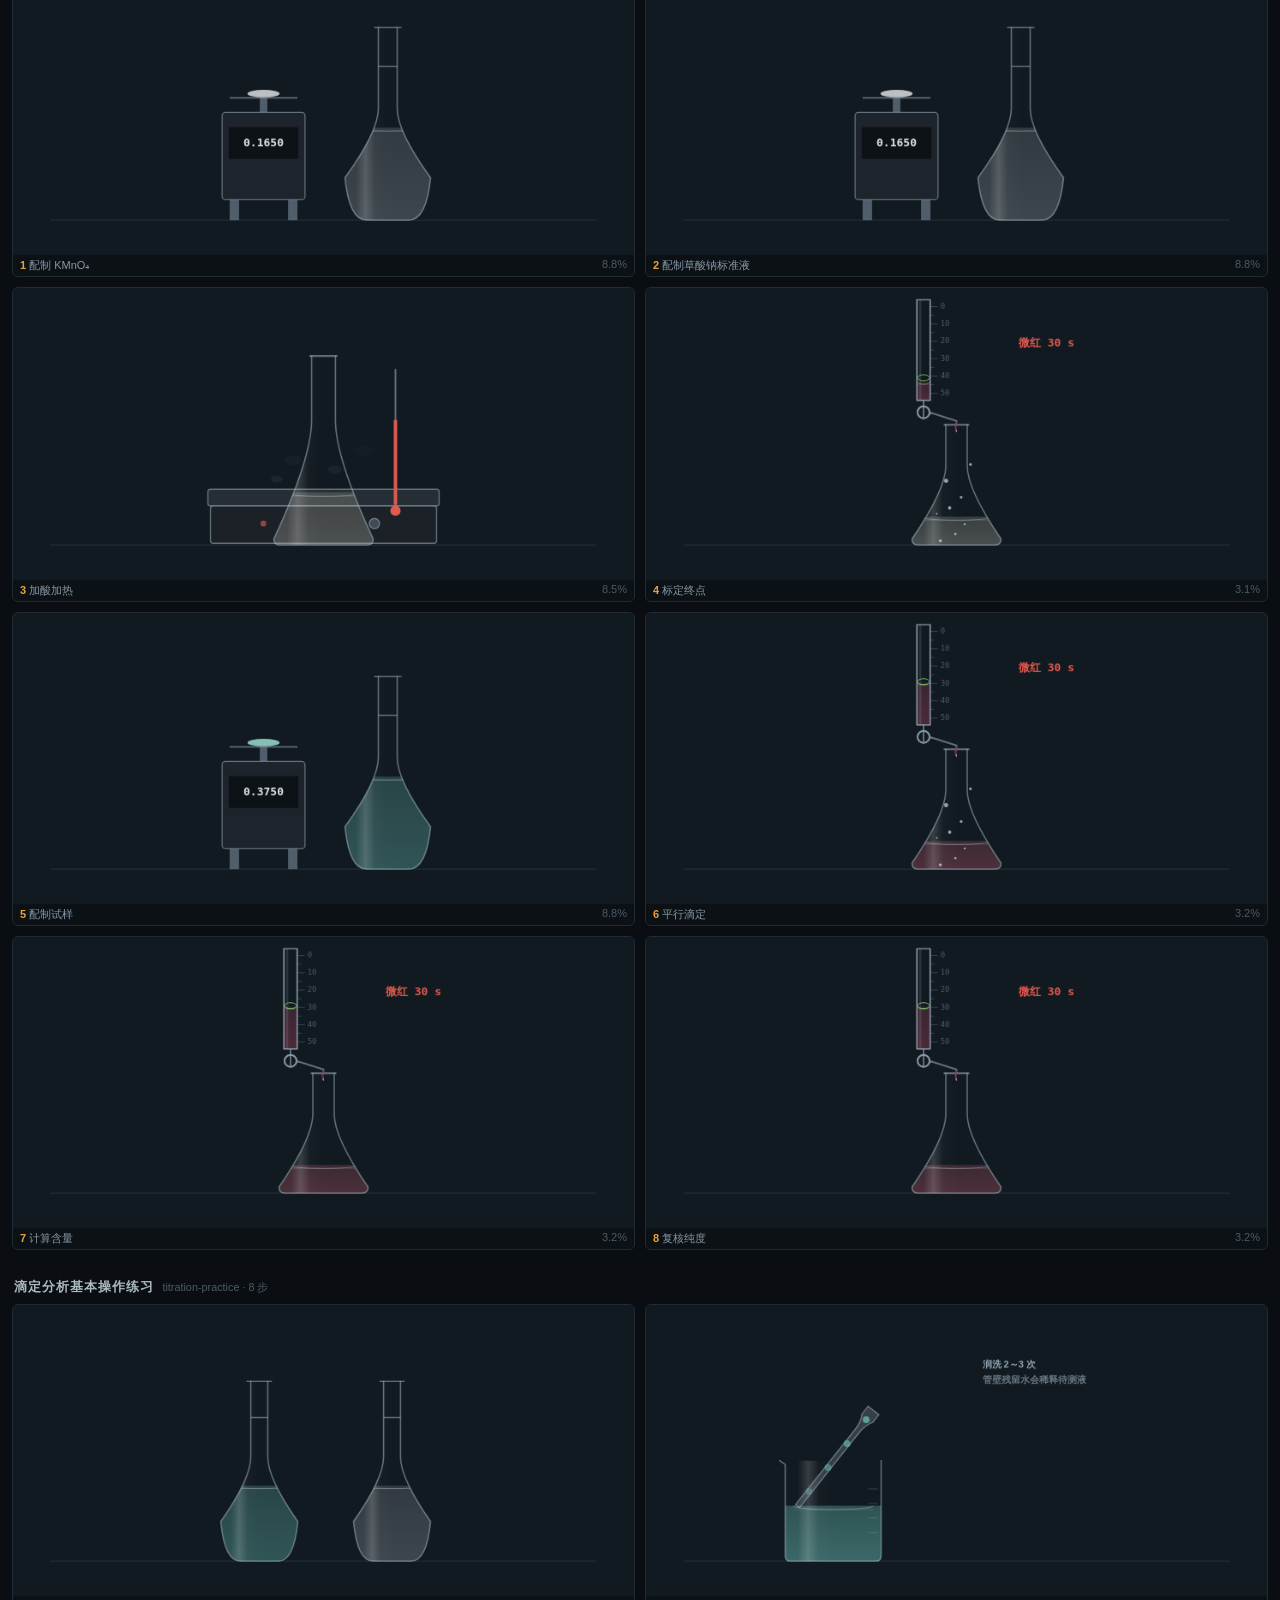
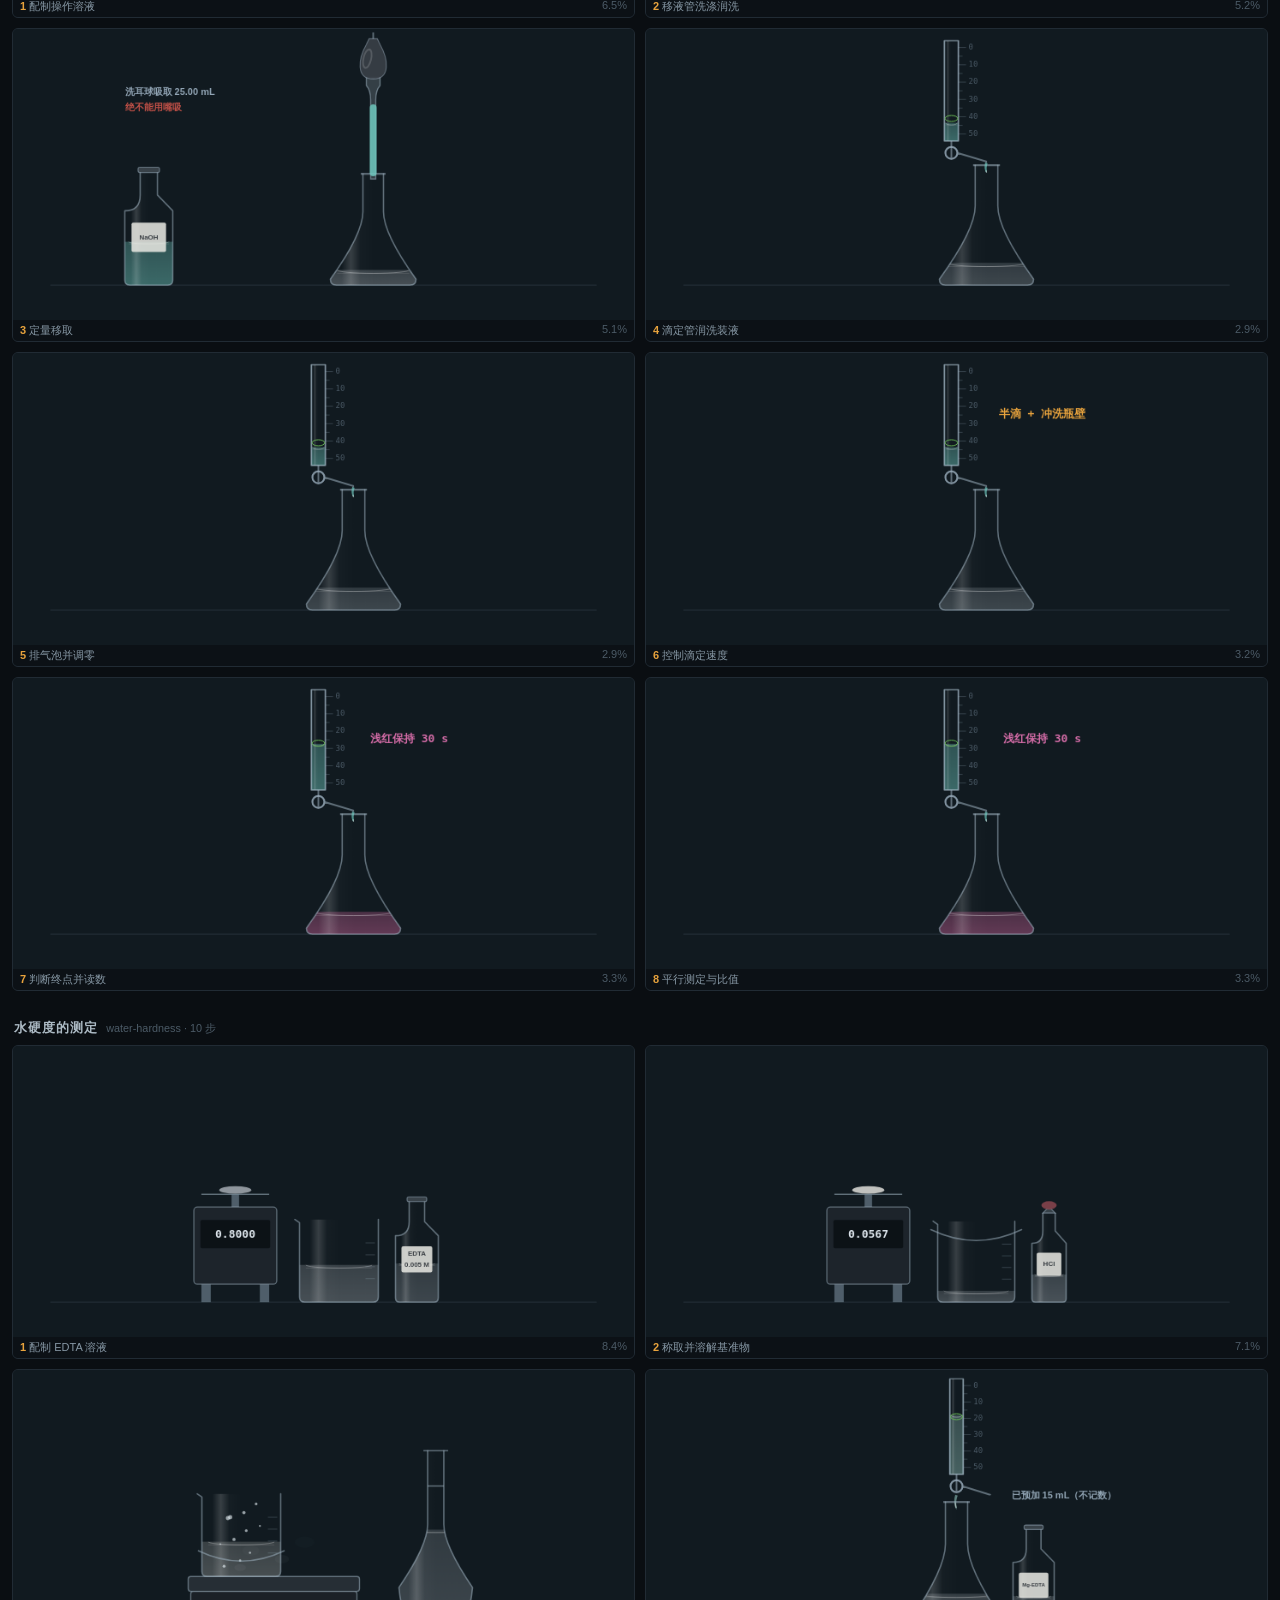
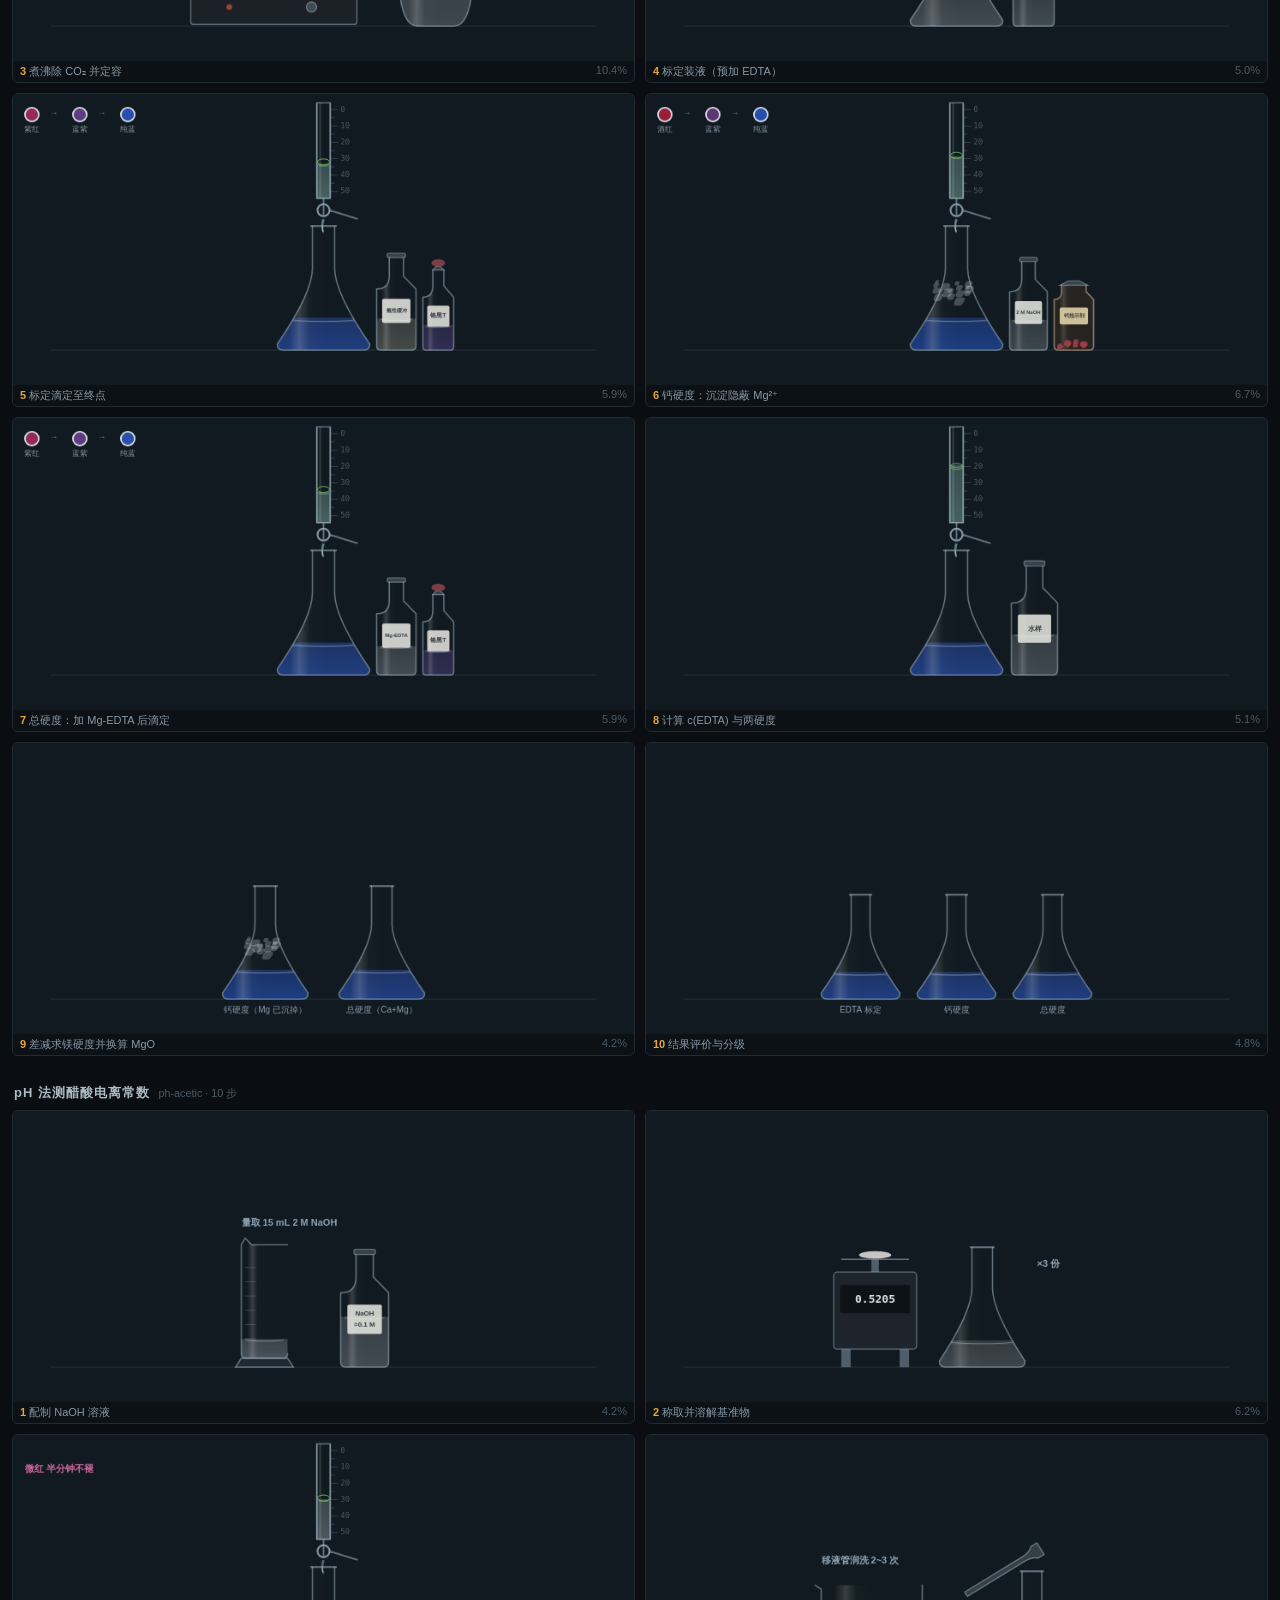
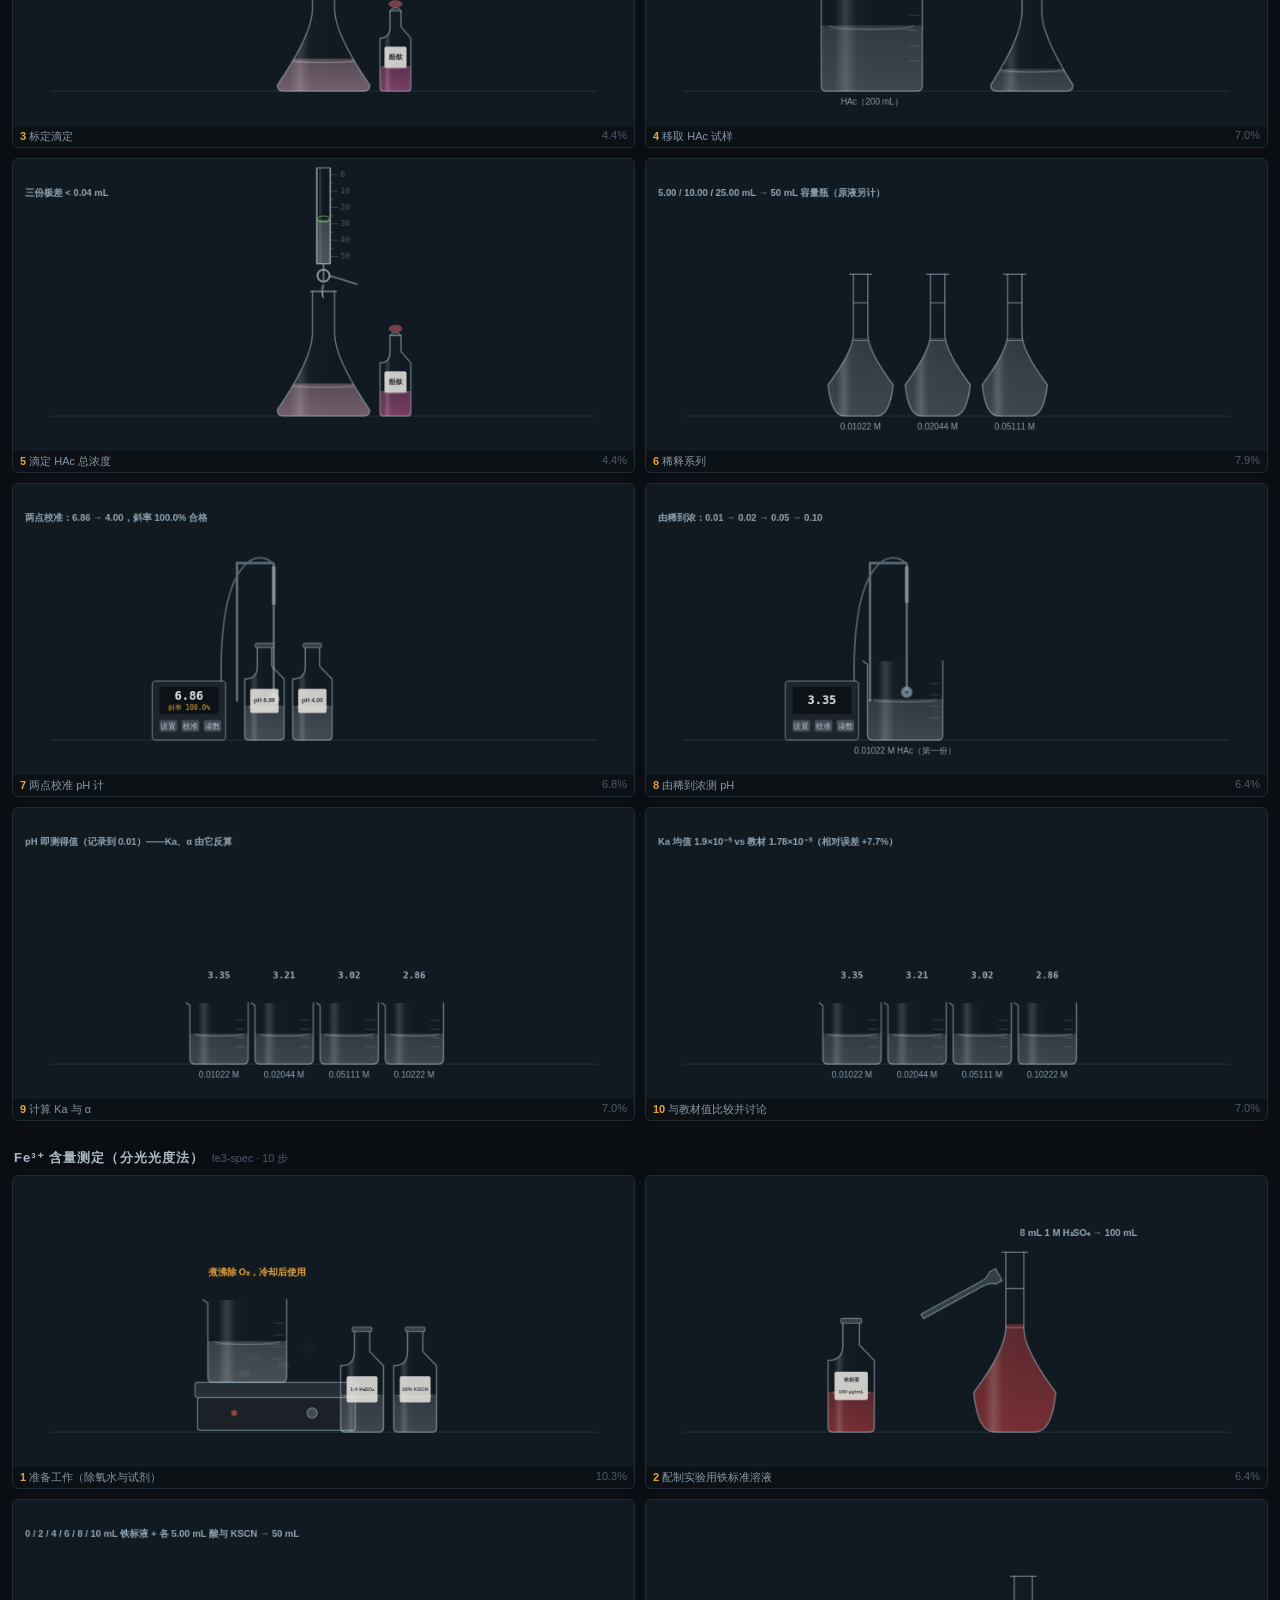
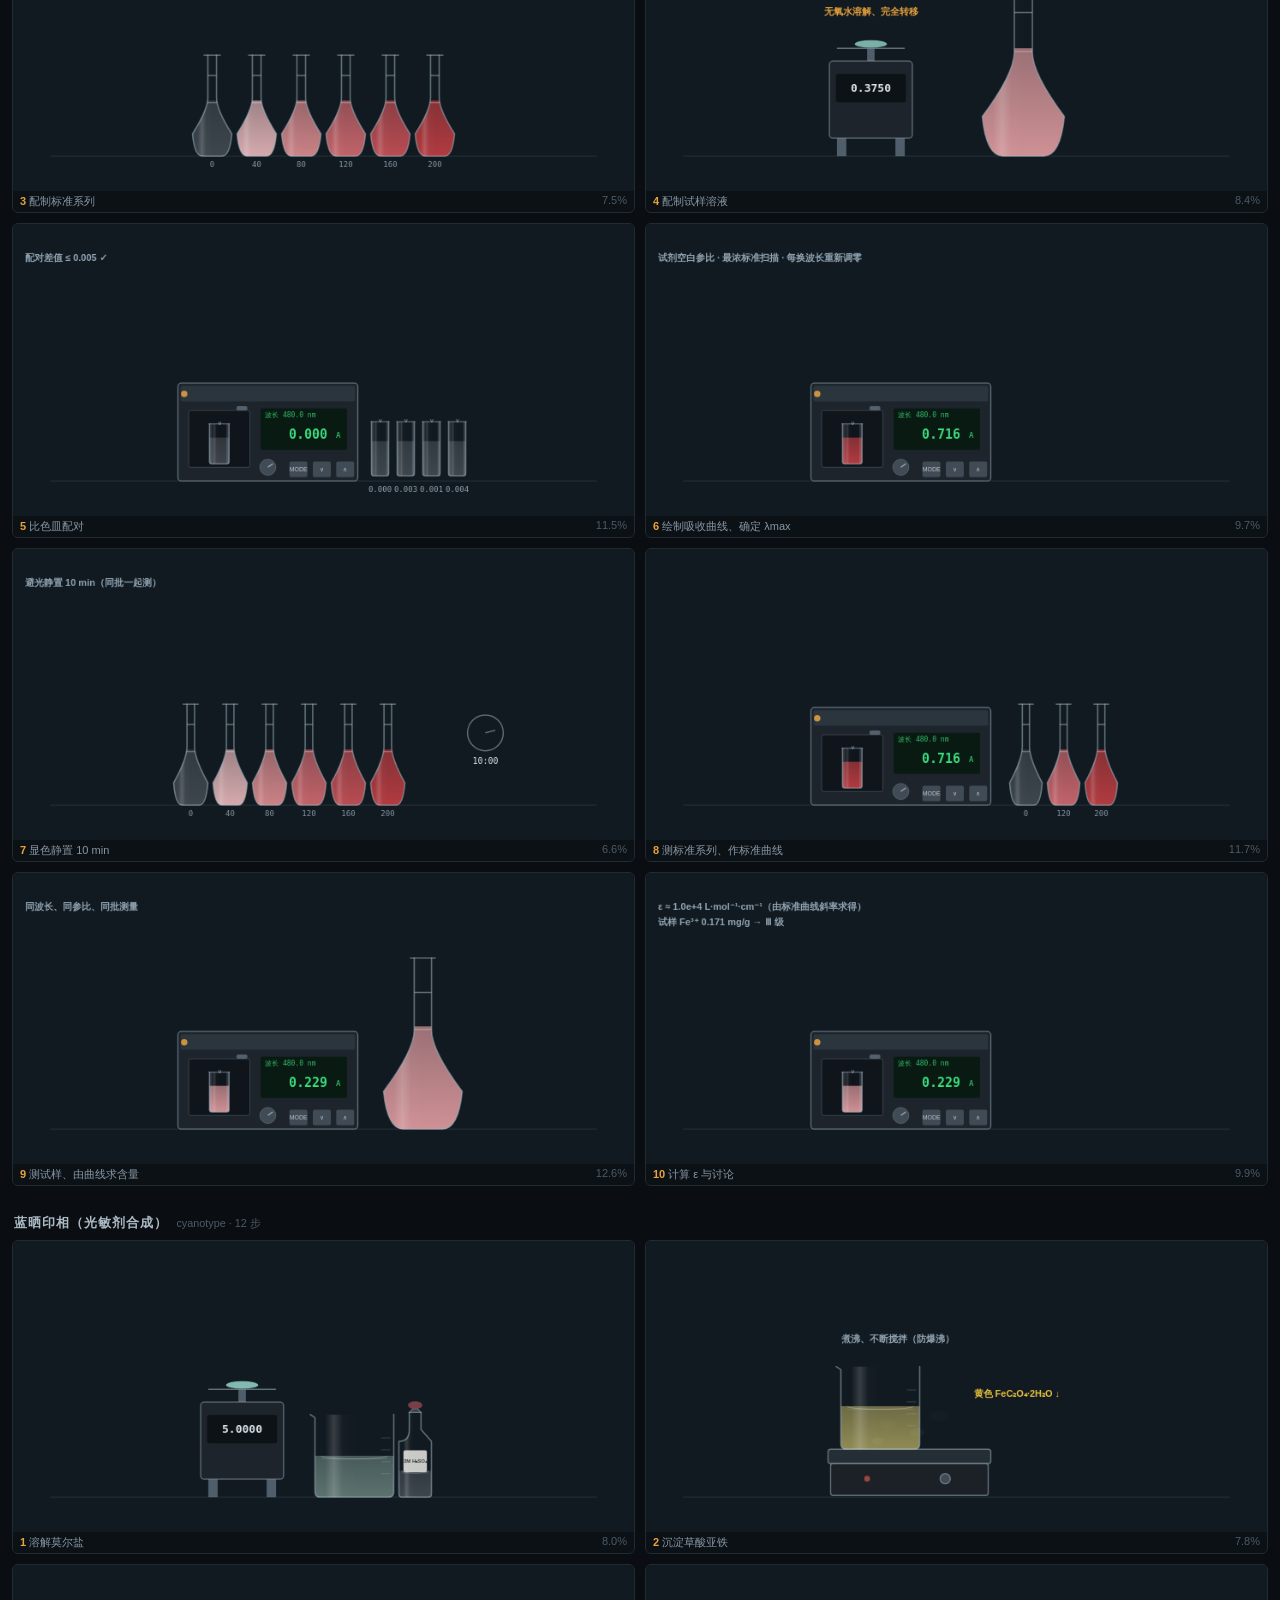
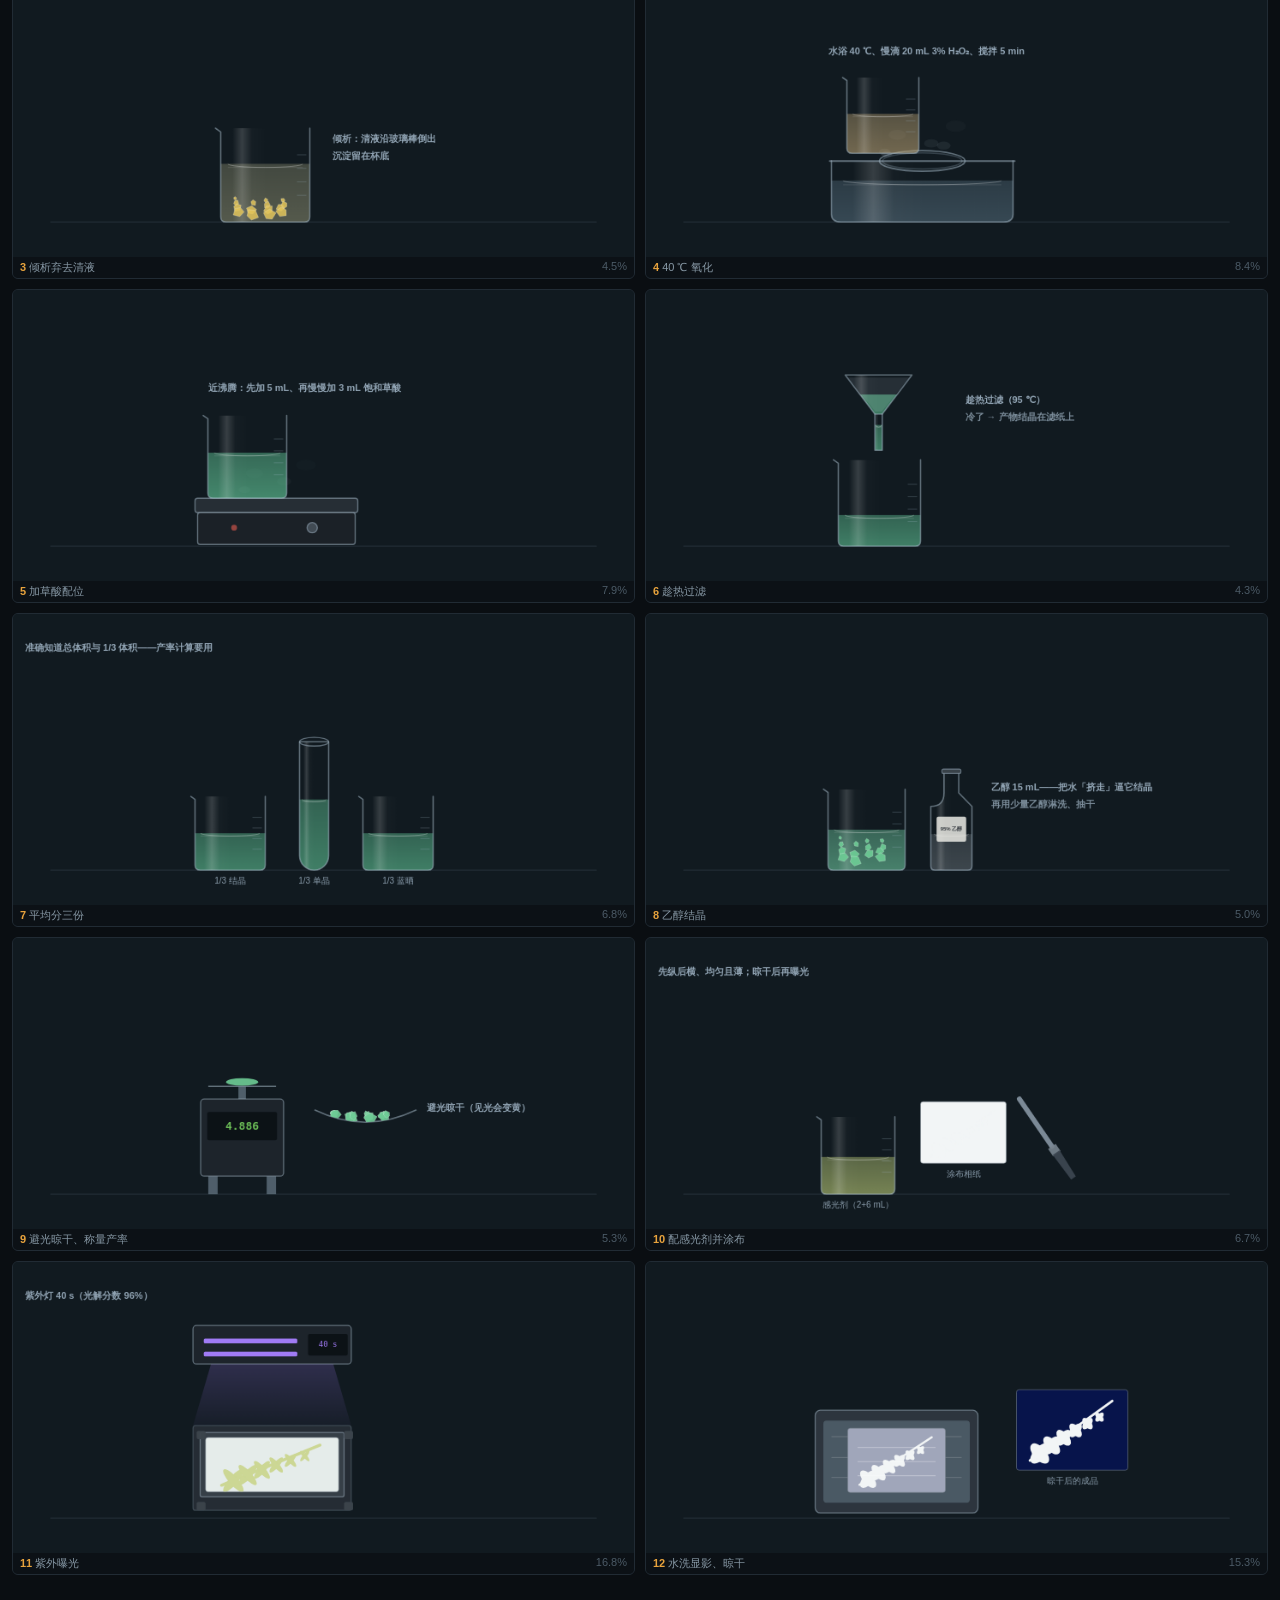
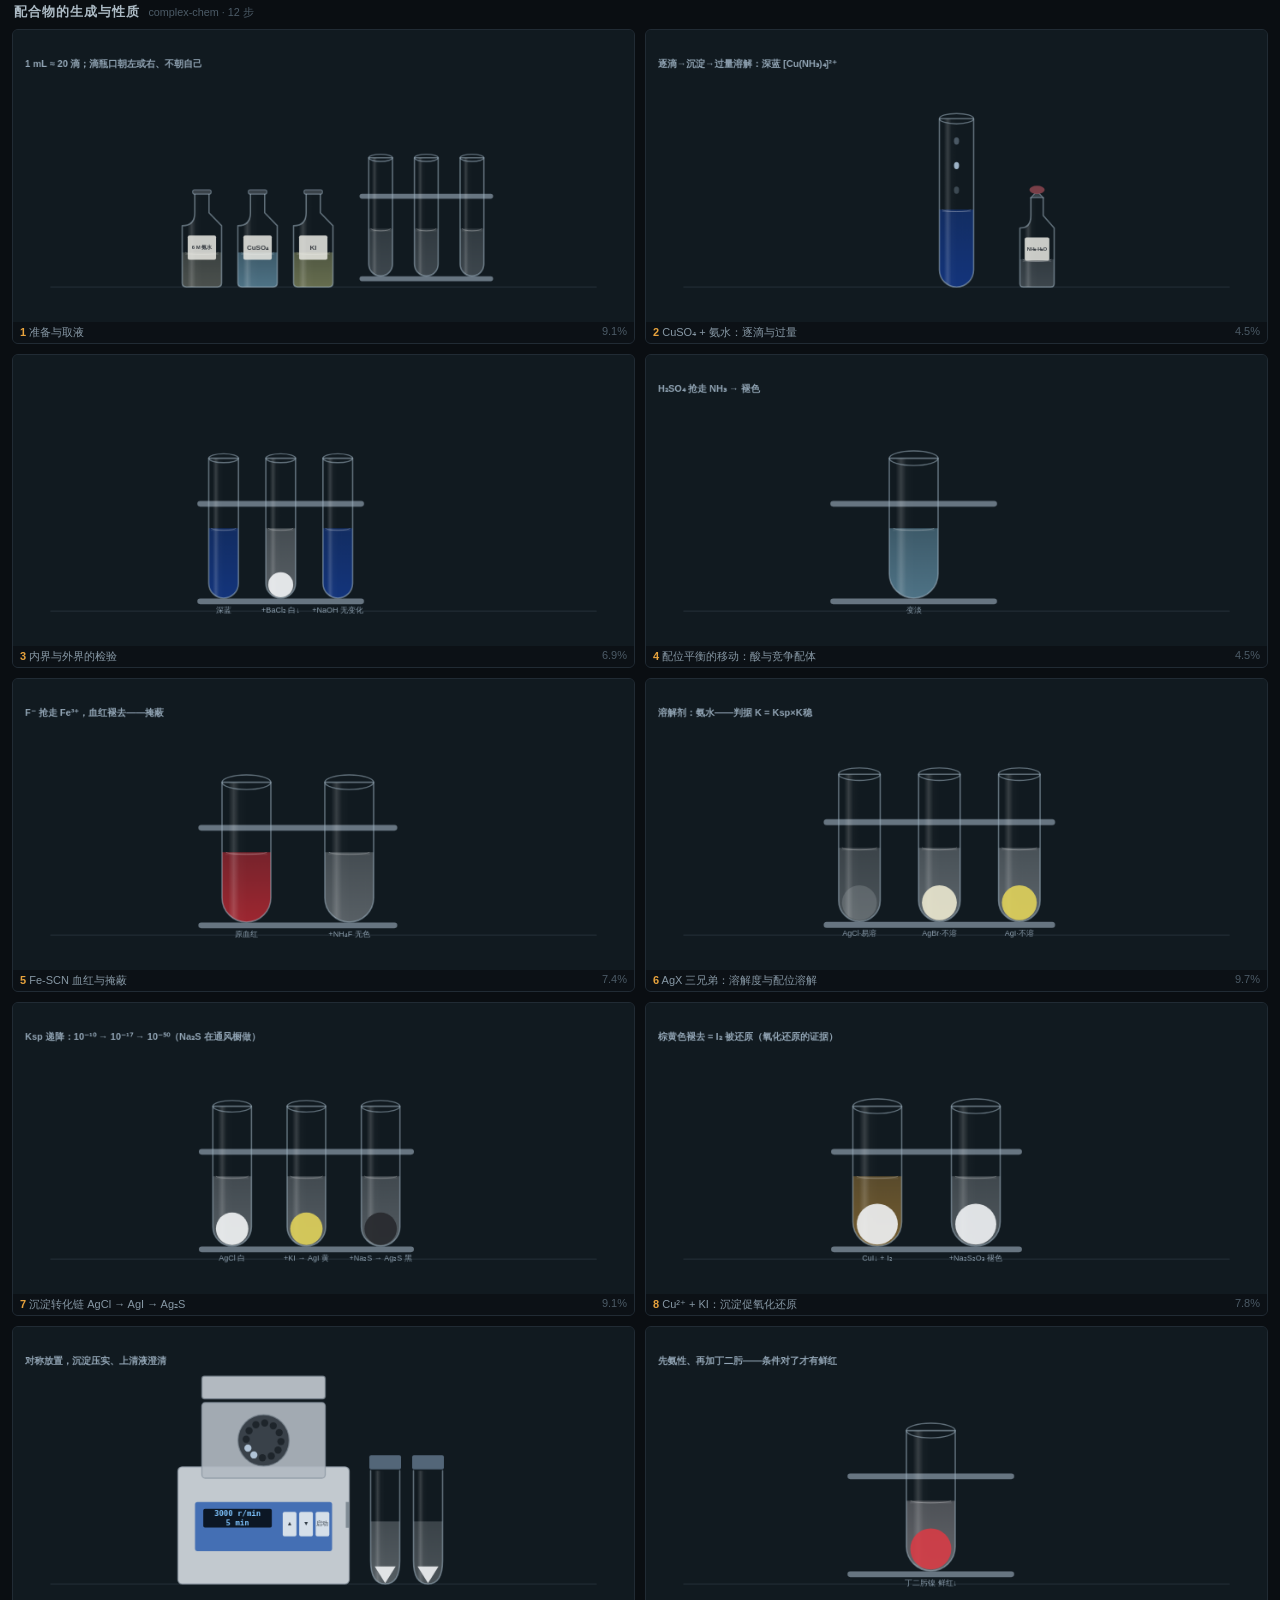
<file: _scenes-all.html>
<!DOCTYPE html>
<html lang="zh-CN">
<head>
<meta charset="UTF-8">
<title>全部场景总览（构图级自检）</title>
<style>
  body { margin:0; background:#0a0e12; color:#dde5ec; font-family:"PingFang SC",sans-serif; }
  .bar {
    position:sticky; top:0; z-index:9; display:flex; align-items:center; gap:14px; flex-wrap:wrap;
    padding:10px 14px; background:rgba(10,14,18,.94); border-bottom:1px solid #212b34;
    backdrop-filter:blur(8px); font-size:13px;
  }
  .bar b { font-size:14px; }
  .bar label { color:#7b8c99; }
  .bar input { width:74px; background:#161e26; color:#dde5ec; border:1px solid #2f3d48;
               border-radius:4px; padding:3px 6px; font:inherit; }
  .bar a { color:#e8a33d; text-decoration:none; border-bottom:1px dotted currentColor; }
  .stat { margin-left:auto; color:#8798a5; font-variant-numeric:tabular-nums; }
  .stat b { color:#6bbc57; }
  .stat .bad { color:#e05a4f; }
  h2 { font-size:13px; font-weight:600; letter-spacing:.08em; color:#acbac4;
       margin:22px 0 8px; padding:0 14px; }
  h2 small { color:#4c5b67; font-weight:400; margin-left:8px; letter-spacing:0; }
  .grid { display:grid; grid-template-columns:repeat(3, 1fr); gap:10px; padding:0 12px 6px; }
  @media (max-width:1500px) { .grid { grid-template-columns:repeat(2, 1fr); } }
  .cell { border:1px solid #212b34; border-radius:6px; overflow:hidden; background:#111a20; }
  .cell.blank { border-color:#e05a4f; }
  .cell canvas { display:block; width:100%; height:auto; }
  .cap { font-size:11px; padding:3px 7px; color:#8798a5; background:#0c1116;
         display:flex; justify-content:space-between; gap:8px; }
  .cap b { color:#e8a33d; font-weight:600; }
  .cap .ink { font-variant-numeric:tabular-nums; color:#4c5b67; }
  .cell.blank .cap .ink { color:#e05a4f; }
  .note { padding:0 14px 40px; color:#4c5b67; font-size:12px; line-height:1.7; }
</style>
</head>
<body>
<div class="bar">
  <b>全部场景总览</b>
  <label>t = <input id="t" type="number" step="0.1" value="0.9"></label>
  <label>ts = <input id="ts" type="number" step="0.1" value="2.0"></label>
  <label>宽 <input id="w" type="number" step="10" value="725"></label>
  <label>高 <input id="h" type="number" step="10" value="340"></label>
  <span class="stat" id="stat"></span>
</div>
<div id="root"></div>

<p class="note">
  本页**直接调用各 sim 的 <code>spec.draw()</code>**，不经 iframe、不起 rAF、不跑动画——所以
  同一组参数连渲两次像素必须完全一致（这是「绘制函数是纯函数、不含随机数」这条约定的人工可验版）。<br>
  宽度 725 / 高度 340 是在 1240px 视口下 <code>.lab-canvas</code> 的真实尺寸，所以构图与真机一致。<br>
  每格右下角的百分比是**非背景像素占比**——低于 0.5% 会标红，用来抓「某一步什么都没画出来」。<br>
  真机 + 真实 CSS / 窄屏断点请用 <code>_scenes-test.html</code>；逐件器皿请用 <code>_glassware-test.html</code>。
</p>

<script type="module">
import { sceneSpec as mohrSalt }        from './js/sims/mohr-salt.js';
import { sceneSpec as magnesiumMolar }  from './js/sims/magnesium-molar.js';
import { sceneSpec as kinetics }        from './js/sims/kinetics.js';
import { sceneSpec as fe2Assay }        from './js/sims/fe2-assay.js';
import { sceneSpec as titrationPractice} from './js/sims/titration-practice.js';
import { sceneSpec as waterHardness }   from './js/sims/water-hardness.js';
import { sceneSpec as phAcetic }        from './js/sims/ph-acetic.js';
import { sceneSpec as fe3Spec }         from './js/sims/fe3-spec.js';
import { sceneSpec as cyanotype }       from './js/sims/cyanotype.js';
import { sceneSpec as complexChem }     from './js/sims/complex-chem.js';

// 顺序 = 左栏顺序
const SPECS = [mohrSalt, magnesiumMolar, kinetics, fe2Assay, titrationPractice,
  waterHardness, phAcetic, fe3Spec, cyanotype, complexChem];

const q = new URLSearchParams(location.search);
const only = q.get('sim');

/*
 * 故意坏样本开关 —— 供 `_check/run.mjs --selfcheck` 验证检查器本身有效。
 * 本仓库在这件事上栽过四次（CLAUDE.md 坑 9/10/12/14）：不先证明检查器抓得到错，
 * 它报「全过」就毫无意义。
 *   ?boom=N   第 N 格（1 起）绘制时抛错
 *   ?blank=N  第 N 格（1 起）什么都不画
 */
const BOOM = +(q.get('boom') || 0);
const BLANK = +(q.get('blank') || 0);

const elT = document.getElementById('t');
const elTs = document.getElementById('ts');
const elW = document.getElementById('w');
const elH = document.getElementById('h');
for (const [el, key, dflt] of [[elT, 't', 0.9], [elTs, 'ts', 2.0], [elW, 'w', 725], [elH, 'h', 340]]) {
  if (q.has(key)) el.value = q.get(key);
  el.addEventListener('change', render);
}

// 画布底色（与 .lab-canvas 一致）。非空判定要排除它。
const BG = [17, 26, 32];

window.__sim = only || 'mohr-salt';
const root = document.getElementById('root');
const stat = document.getElementById('stat');

function render() {
  const T = +elT.value || 0;
  const TS = +elTs.value || 0;
  const W = Math.max(120, +elW.value || 725);
  const H = Math.max(80, +elH.value || 340);
  root.replaceChildren();

  let total = 0, blank = [];
  const drawErrors = [];
  for (const spec of SPECS) {
    if (only && spec.id !== only) continue;
    const r = spec.model(spec.guide);
    const h2 = document.createElement('h2');
    h2.innerHTML = `${spec.name}<small>${spec.id} · ${spec.steps.length} 步</small>`;
    root.append(h2);

    const grid = document.createElement('div');
    grid.className = 'grid';
    spec.steps.forEach((step, i) => {
      // 离屏画布：先把场景画好、量出非空占比，再决定这一格要不要标红
      const cv = document.createElement('canvas');
      cv.width = W; cv.height = H;
      const ctx = cv.getContext('2d');
      ctx.fillStyle = `rgb(${BG.join(',')})`;
      ctx.fillRect(0, 0, W, H);
      total++;                       // 先自增，让「第几格」在下面就能用
      let drew = true;
      // 用 try/catch 是为了「一格坏掉不拖垮其余 97 格」；但**不能把错误吞掉**——
      // 只表现为一个空白格的话，「画到一半抛错、却仍留下 >0.5% 像素」的场景会被静默放过。
      // 所以这里记下来，循环结束后以未捕获异常抛出，与真机里 rAF 回调抛错的表现一致。
      try {
        if (BOOM === total) throw new Error('【故障注入】故意抛错');
        // 第 8 参 ts = 「本步已进行秒数」，驱动入场/一次性动画。
        // 默认给 2.0（已进场完毕）——否则过滤类场景会永远停在动画起点
        // （例如 magnesium-molar 第 4 步的「漏斗还没升上来」）。
        if (BLANK !== total) spec.draw(ctx, W, H, T, i, r, spec.guide, TS);
      } catch (e) {
        drew = false;
        drawErrors.push(`${spec.id} 第 ${i + 1} 步（${step.name}）：${e.message}`);
      }

      // 非背景像素占比：每 7 个像素抽 1 个，按颜色与底色差异判定
      const d = ctx.getImageData(0, 0, W, H).data;
      let ink = 0, seen = 0;
      for (let p = 0; p < d.length; p += 4 * 7) {
        seen++;
        if (Math.abs(d[p] - BG[0]) + Math.abs(d[p + 1] - BG[1]) + Math.abs(d[p + 2] - BG[2]) > 12) ink++;
      }
      const ratio = seen ? ink / seen : 0;
      const isBlank = !drew || ratio < 0.005;
      if (isBlank) blank.push(`${spec.id}#${i + 1}`);

      const cell = document.createElement('div');
      cell.className = 'cell' + (isBlank ? ' blank' : '');
      // 基线用它做键。**必须带 sim id**——只靠「序号+步骤名」的话，
      // 两个实验里同号的同名步骤会撞在一起，撞了就会互相掩盖改动（踩过一次：98 格只剩 97 条）。
      cell.dataset.key = `${spec.id}#${i + 1}`;
      cell.append(cv);
      const cap = document.createElement('div');
      cap.className = 'cap';
      cap.innerHTML = `<span><b>${i + 1}</b> ${step.name}</span>`
        + `<span class="ink">${(ratio * 100).toFixed(1)}%</span>`;
      cell.append(cap);
      grid.append(cell);
    });
    root.append(grid);
  }

  stat.innerHTML = `共 <b>${total}</b> 格`
    + (blank.length ? `　空白 <span class="bad">${blank.length}</span>：${blank.join('、')}`
                    : '　<span style="color:#6bbc57">无空白格</span>');
  console.log(`_scenes-all：渲染 ${total} 格，空白 ${blank.length} 个`, blank);

  // 渲染循环走完再抛，好让其余格子都画完；异步抛才会成为 uncaught error（即 pageerror）
  if (drawErrors.length) {
    setTimeout(() => {
      throw new Error(`场景绘制抛错 ${drawErrors.length} 处：\n` + drawErrors.join('\n'));
    }, 0);
  }
}

render();
</script>
</body>
</html>
</file>
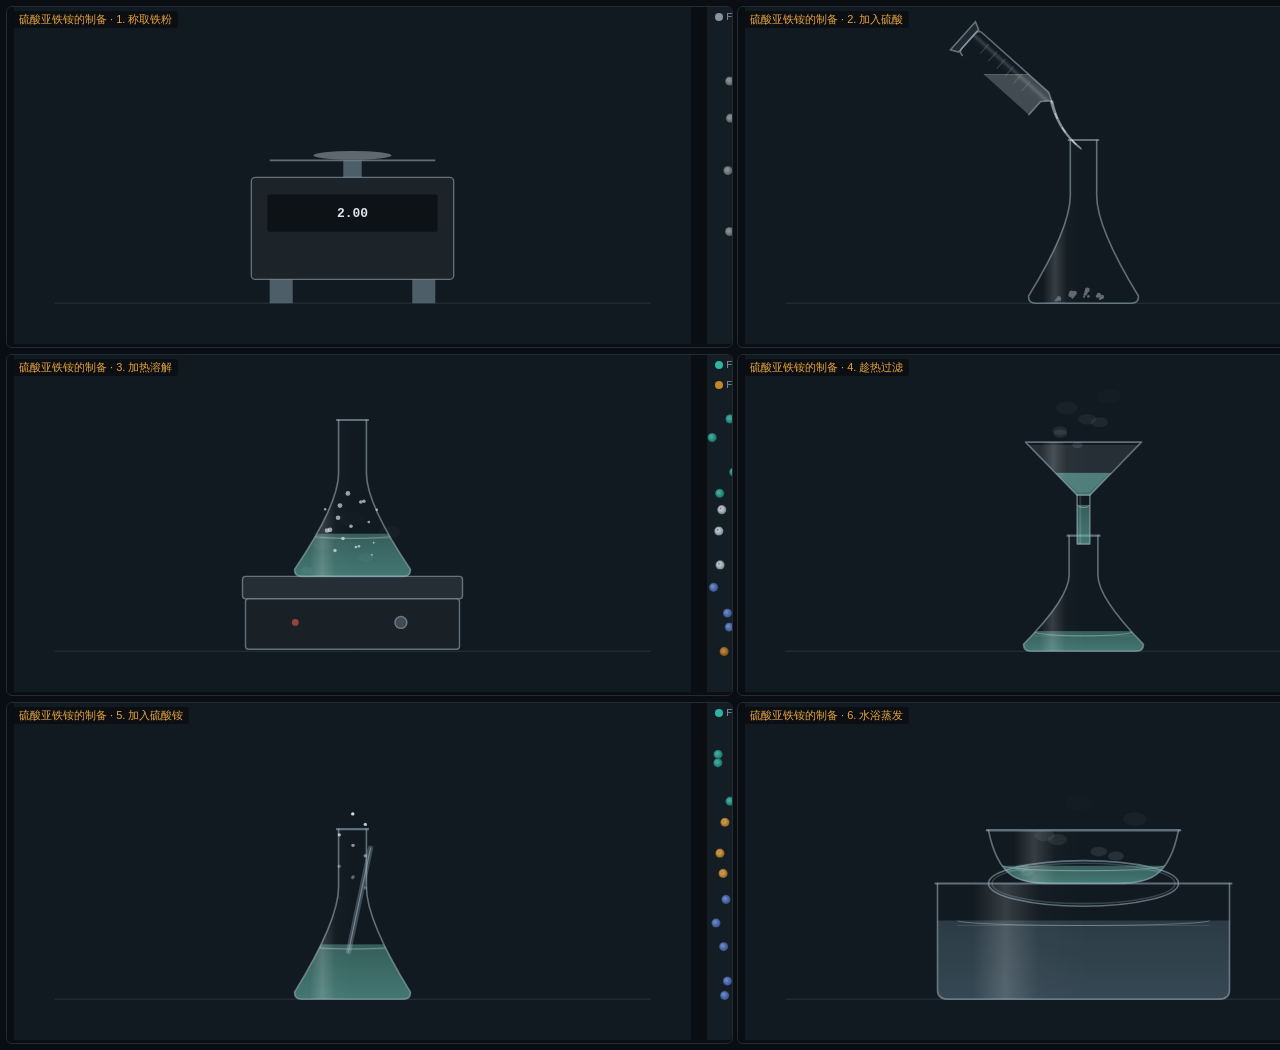
<file: _scenes-test.html>
<!DOCTYPE html>
<html lang="zh-CN">
<head>
<meta charset="UTF-8">
<title>过程型场景构图自检</title>
<style>
  body { margin:0; background:#0a0e12; color:#dde5ec; font-family:"PingFang SC",sans-serif; }
  .grid { display:grid; grid-template-columns:repeat(2,725px); gap:6px; padding:6px; }
  .cell { width:725px; height:340px; overflow:hidden; position:relative;
          border:1px solid #212b34; border-radius:6px; background:#10161c; }
  .cell iframe { position:absolute; border:0; width:1240px; height:1000px;
                 left:-225px; top:-465px; }
  .tag { position:absolute; left:6px; top:4px; z-index:5; font-size:11px;
         background:rgba(10,14,18,.82); color:#e8a33d; padding:1px 6px; border-radius:3px; }
</style>
</head>
<body>
<div class="grid" id="g"></div>
<script type="module">
const query = new URLSearchParams(location.search);
const SIM = query.get('sim') || 'mohr-salt';
const FROM = +(query.get('from') || 0);
// 步骤名**从各 sim 的 sceneSpec 派生**，不再手抄。
// 手抄的代价：sim 里改个步骤名或加一步，这里会静默失真（曾经就是这样）。
import { sceneSpec as mohrSalt } from './js/sims/mohr-salt.js';
import { sceneSpec as magnesiumMolar } from './js/sims/magnesium-molar.js';
import { sceneSpec as kinetics } from './js/sims/kinetics.js';
import { sceneSpec as fe2Assay } from './js/sims/fe2-assay.js';
import { sceneSpec as titrationPractice } from './js/sims/titration-practice.js';
import { sceneSpec as waterHardness } from './js/sims/water-hardness.js';
import { sceneSpec as phAcetic } from './js/sims/ph-acetic.js';
import { sceneSpec as fe3Spec } from './js/sims/fe3-spec.js';
import { sceneSpec as cyanotype } from './js/sims/cyanotype.js';
import { sceneSpec as complexChem } from './js/sims/complex-chem.js';

const SPECS = { 'mohr-salt': mohrSalt, 'magnesium-molar': magnesiumMolar, kinetics, 'fe2-assay': fe2Assay,
  'titration-practice': titrationPractice, 'water-hardness': waterHardness, 'ph-acetic': phAcetic,
  'fe3-spec': fe3Spec, cyanotype, 'complex-chem': complexChem };
const spec = SPECS[SIM] || SPECS['mohr-salt'];
const title = spec.name;
const names = spec.steps.map(s => s.name);
document.title = `${title} · 场景构图自检`;
const g = document.getElementById('g');
for (let i = FROM; i < Math.min(FROM + 6, spec.steps.length); i++) {
  const d = document.createElement('div');
  d.className = 'cell';
  d.innerHTML = `<div class="tag">${title} · ${i + 1}. ${names[i]}</div>` +
    `<iframe src="/?sim=${spec.id}&mode=guide&step=${i}"></iframe>`;
  g.append(d);
}
if (FROM >= spec.steps.length) {
  document.body.insertAdjacentHTML('beforeend',
    `<p style="color:#e05a3d;padding:14px">from=${FROM} 超出范围：${spec.id} 只有 ${spec.steps.length} 步</p>`);
}
</script>
</body>
</html>
</file>
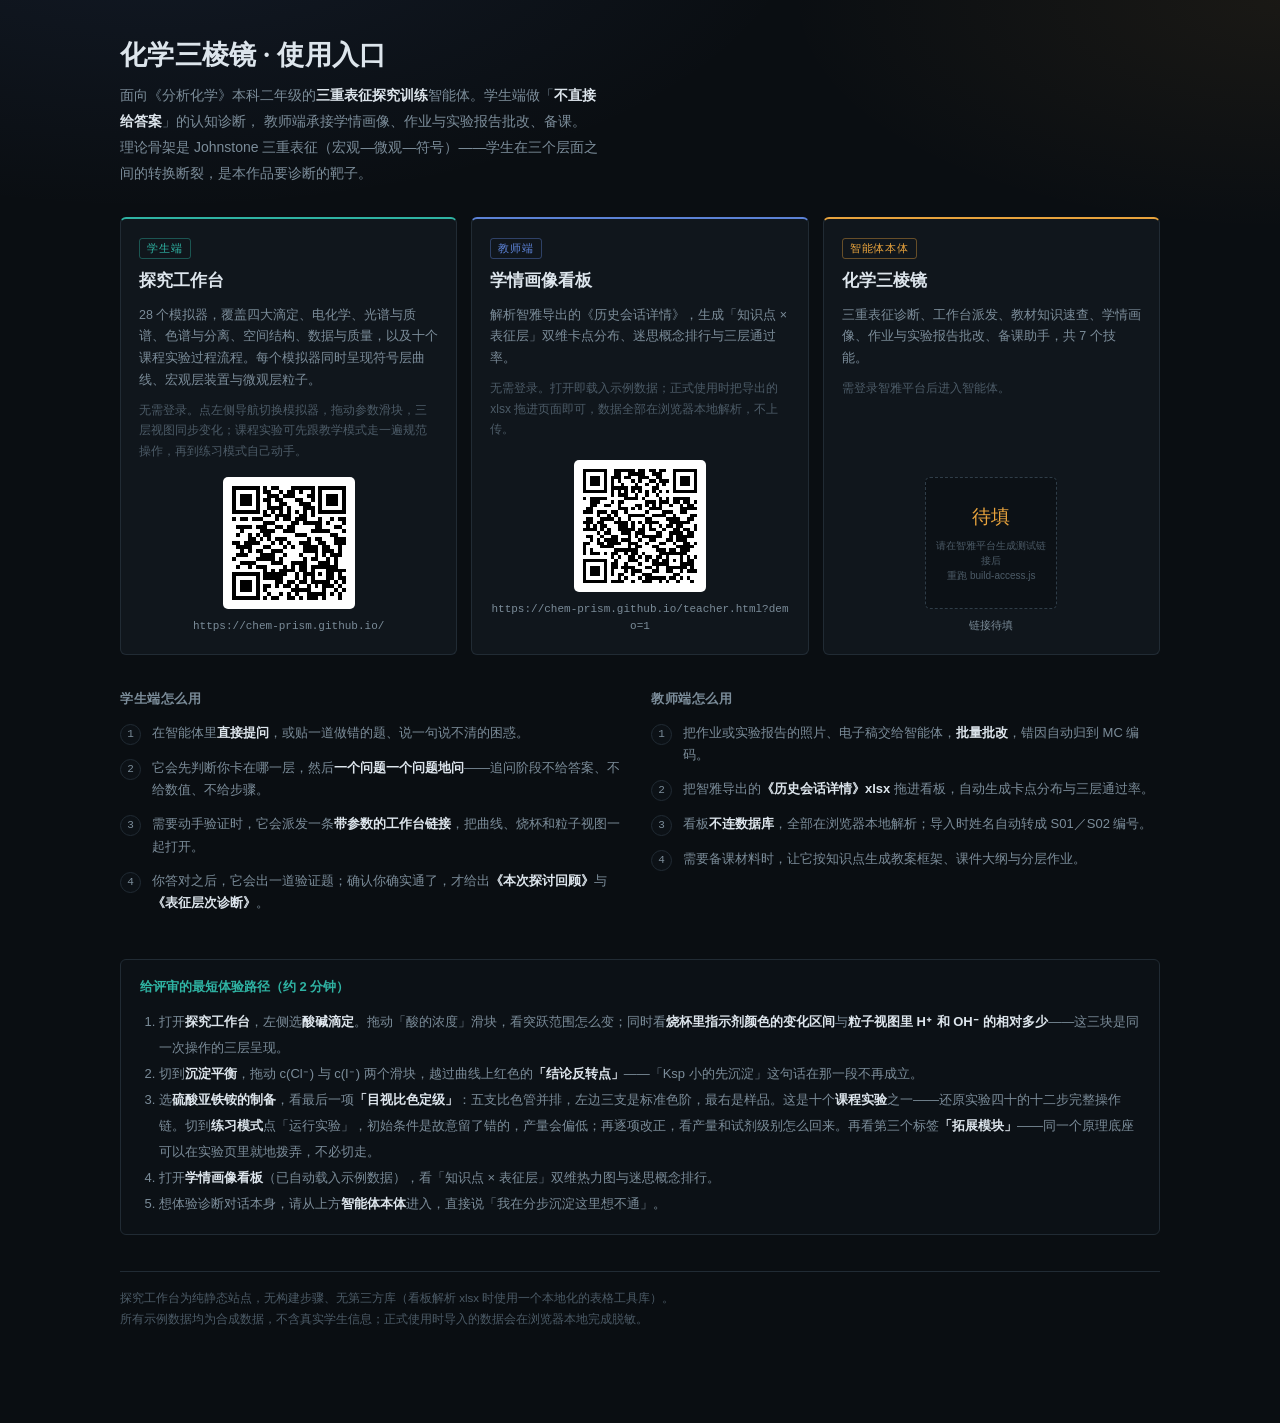
<file: access.html>
<!DOCTYPE html>
<html lang="zh-CN">
<head>
<meta charset="UTF-8">
<meta name="viewport" content="width=device-width, initial-scale=1">
<title>化学三棱镜 · 使用入口</title>
<meta name="description" content="分析化学三重表征教学智能体的评审入口：探究工作台、教师端学情画像看板与智能体本体。">
<meta name="theme-color" content="#0a0e12">
<link rel="icon" href="data:image/svg+xml,<svg xmlns='http://www.w3.org/2000/svg' viewBox='0 0 32 32'><polygon points='16 3,30 29,2 29' fill='%23e8a33d'/></svg>">
<link rel="stylesheet" href="css/workbench.css">
<style>
.wrap { max-width: 1080px; margin: 0 auto; padding: 34px 20px 80px; }
.lede { margin: 0 0 6px; font-family: var(--serif); font-size: 27px; font-weight: 700; letter-spacing: .01em; }
.lede-sub { color: var(--dim); font-size: 14px; margin: 0 0 30px; max-width: 62ch; line-height: 1.85; }
.lede-sub b { color: var(--text); font-weight: 600; }

.entries { display: grid; grid-template-columns: repeat(auto-fit, minmax(272px, 1fr)); gap: 14px; margin-bottom: 34px; }
.entry {
  background: var(--panel); border: 1px solid var(--line); border-radius: var(--r);
  padding: 17px 18px 18px; display: flex; flex-direction: column;
  border-top: 2px solid var(--c);
}
.entry-kind {
  display: inline-block; font-size: 11px; letter-spacing: .08em; color: var(--c);
  border: 1px solid color-mix(in srgb, var(--c) 40%, transparent);
  border-radius: 3px; padding: 1px 7px; margin-bottom: 8px;
}
.entry h3 { margin: 0; font-family: var(--serif); font-size: 17px; font-weight: 700; }
.entry-desc { color: var(--dim); font-size: 12.5px; line-height: 1.75; margin: 10px 0 8px; }
.entry-how { color: var(--faint); font-size: 12px; line-height: 1.7; margin: 0 0 16px; }
.entry-foot { margin-top: auto; }        /* 三张卡片的二维码统一贴底对齐 */
.entry-url {
  display: block; margin-top: 9px; font-family: var(--mono); font-size: 11px;
  color: var(--dim); text-decoration: none; word-break: break-all; text-align: center;
}
.entry-url:hover { color: var(--c); }

.qr {
  width: 132px; height: 132px; margin: 0 auto; padding: 9px;
  background: #fff; border-radius: 5px; display: flex; align-items: center; justify-content: center;
}
.qr svg { width: 100%; height: 100%; display: block; }
.qr-missing {
  background: var(--sunken); border: 1px dashed var(--edge);
  flex-direction: column; gap: 5px; text-align: center;
}
.qr-missing span { font-family: var(--mono); font-size: 19px; color: var(--w-amber); }
.qr-missing small { font-size: 10px; color: var(--faint); line-height: 1.5; }

.steps { display: grid; grid-template-columns: repeat(auto-fit, minmax(300px, 1fr)); gap: 22px; margin-bottom: 32px; }
.step-col h4 { margin: 0 0 12px; font-size: 13px; font-weight: 600; color: var(--dim); letter-spacing: .04em; }
.step { display: flex; gap: 11px; margin-bottom: 12px; font-size: 13px; line-height: 1.72; color: var(--dim); }
.step b { color: var(--text); font-weight: 600; }
.step-n {
  flex: none; width: 21px; height: 21px; border-radius: 50%;
  background: var(--sunken); border: 1px solid var(--line);
  font-family: var(--mono); font-size: 11px; color: var(--dim);
  display: flex; align-items: center; justify-content: center; margin-top: 2px;
}

.quick { background: var(--sunken); border: 1px solid var(--line); border-radius: var(--r); padding: 17px 19px; }
.quick h4 { margin: 0 0 11px; font-size: 13px; font-weight: 600; color: var(--w-teal); }
.quick ol { margin: 0; padding-left: 19px; color: var(--dim); font-size: 13px; line-height: 2; }
.quick b { color: var(--text); font-weight: 600; }

.foot { margin-top: 36px; padding-top: 16px; border-top: 1px solid var(--line); color: var(--faint); font-size: 11.5px; line-height: 1.9; }
</style>
</head>
<body>
<div class="wrap">

  <p class="lede">化学三棱镜 · 使用入口</p>
  <p class="lede-sub">
    面向《分析化学》本科二年级的<b>三重表征探究训练</b>智能体。学生端做「<b>不直接给答案</b>」的认知诊断，
    教师端承接学情画像、作业与实验报告批改、备课。<br>
    理论骨架是 Johnstone 三重表征（宏观—微观—符号）——学生在三个层面之间的转换断裂，是本作品要诊断的靶子。
  </p>

  <div class="entries">
      <article class="entry" style="--c:var(--w-teal)">
        <div class="entry-head">
          <span class="entry-kind">学生端</span>
          <h3>探究工作台</h3>
        </div>
        <p class="entry-desc">28 个模拟器，覆盖四大滴定、电化学、光谱与质谱、色谱与分离、空间结构、数据与质量，以及十个课程实验过程流程。每个模拟器同时呈现符号层曲线、宏观层装置与微观层粒子。</p>
        <p class="entry-how">无需登录。点左侧导航切换模拟器，拖动参数滑块，三层视图同步变化；课程实验可先跟教学模式走一遍规范操作，再到练习模式自己动手。</p>
        <div class="entry-foot">
        <div class="qr"><svg xmlns="http://www.w3.org/2000/svg" viewBox="0 0 29 29" shape-rendering="crispEdges"><path fill="#ffffff" d="M0 0h29v29H0z"/><path stroke="#000000" d="M0 0.5h7m1 0h1m1 0h2m3 0h6m1 0h7M0 1.5h1m5 0h1m1 0h2m2 0h1m1 0h2m1 0h1m2 0h1m1 0h1m5 0h1M0 2.5h1m1 0h3m1 0h1m2 0h3m1 0h3m3 0h2m1 0h1m1 0h3m1 0h1M0 3.5h1m1 0h3m1 0h1m1 0h2m1 0h2m3 0h2m2 0h1m1 0h1m1 0h3m1 0h1M0 4.5h1m1 0h3m1 0h1m2 0h1m2 0h2m3 0h3m2 0h1m1 0h3m1 0h1M0 5.5h1m5 0h1m2 0h4m1 0h1m3 0h3m1 0h1m5 0h1M0 6.5h7m1 0h1m1 0h1m1 0h1m1 0h1m1 0h1m1 0h1m1 0h1m1 0h7M8 7.5h2m1 0h4m2 0h2m1 0h1M0 8.5h1m1 0h2m1 0h3m3 0h1m1 0h2m1 0h3m3 0h1m2 0h1m1 0h2M8 9.5h3m4 0h2m1 0h5m1 0h1m3 0h1M1 10.5h4m1 0h3m2 0h2m1 0h2m5 0h2m3 0h2M2 11.5h1m4 0h4m2 0h3m4 0h5m3 0h1M1 12.5h1m2 0h1m1 0h1m1 0h2m6 0h3m6 0h2M4 13.5h2m1 0h1m1 0h1m1 0h3m5 0h1m1 0h2m3 0h3M0 14.5h2m1 0h4m3 0h1m1 0h1m1 0h1m2 0h3m2 0h2m2 0h3M1 15.5h4m3 0h2m3 0h1m1 0h1m2 0h4m1 0h2m2 0h1M2 16.5h1m1 0h1m1 0h2m2 0h3m5 0h4m1 0h3m1 0h1M1 17.5h3m3 0h4m2 0h1m3 0h1m3 0h1m1 0h1m1 0h3M0 18.5h1m5 0h5m1 0h1m5 0h1m1 0h2m2 0h1m1 0h1M2 19.5h4m4 0h3m2 0h4m3 0h3m1 0h1M1 20.5h1m2 0h1m1 0h3m4 0h1m1 0h1m1 0h2m1 0h7M8 21.5h1m1 0h1m1 0h4m1 0h2m1 0h1m3 0h5M0 22.5h7m1 0h6m2 0h1m1 0h3m1 0h1m1 0h2m1 0h1M0 23.5h1m5 0h1m1 0h5m3 0h1m1 0h1m1 0h1m3 0h2m1 0h2M0 24.5h1m1 0h3m1 0h1m4 0h2m1 0h2m1 0h2m1 0h5m1 0h1m1 0h1M0 25.5h1m1 0h3m1 0h1m1 0h2m1 0h1m1 0h2m1 0h1m2 0h1m1 0h1m1 0h3m1 0h1M0 26.5h1m1 0h3m1 0h1m1 0h1m6 0h5m3 0h1m2 0h1m1 0h1M0 27.5h1m5 0h1m2 0h1m2 0h1m1 0h1m1 0h1m2 0h5m1 0h1m1 0h1M0 28.5h7m1 0h1m1 0h2m2 0h2m1 0h1m1 0h3m1 0h1m3 0h1"/></svg>
</div>
             <a class="entry-url" href="https://chem-prism.github.io/" target="_blank" rel="noopener">https://chem-prism.github.io/</a>
        </div>
      </article>
      <article class="entry" style="--c:var(--w-indigo)">
        <div class="entry-head">
          <span class="entry-kind">教师端</span>
          <h3>学情画像看板</h3>
        </div>
        <p class="entry-desc">解析智雅导出的《历史会话详情》，生成「知识点 × 表征层」双维卡点分布、迷思概念排行与三层通过率。</p>
        <p class="entry-how">无需登录。打开即载入示例数据；正式使用时把导出的 xlsx 拖进页面即可，数据全部在浏览器本地解析，不上传。</p>
        <div class="entry-foot">
        <div class="qr"><svg xmlns="http://www.w3.org/2000/svg" viewBox="0 0 33 33" shape-rendering="crispEdges"><path fill="#ffffff" d="M0 0h33v33H0z"/><path stroke="#000000" d="M0 0.5h7m2 0h6m1 0h2m1 0h2m1 0h2m2 0h7M0 1.5h1m5 0h1m2 0h2m2 0h5m2 0h3m3 0h1m5 0h1M0 2.5h1m1 0h3m1 0h1m1 0h3m1 0h2m2 0h3m2 0h2m3 0h1m1 0h3m1 0h1M0 3.5h1m1 0h3m1 0h1m1 0h1m1 0h1m3 0h1m1 0h1m2 0h2m1 0h3m1 0h1m1 0h3m1 0h1M0 4.5h1m1 0h3m1 0h1m1 0h1m2 0h1m3 0h1m2 0h1m2 0h1m1 0h1m2 0h1m1 0h3m1 0h1M0 5.5h1m5 0h1m1 0h5m1 0h3m3 0h2m4 0h1m5 0h1M0 6.5h7m1 0h1m1 0h1m1 0h1m1 0h1m1 0h1m1 0h1m1 0h1m1 0h1m1 0h1m1 0h7M8 7.5h1m1 0h3m2 0h1m2 0h1m2 0h1M0 8.5h1m1 0h5m5 0h4m1 0h1m4 0h1m1 0h1m1 0h5M2 9.5h3m3 0h1m1 0h2m6 0h3m1 0h3m1 0h2m1 0h2m1 0h1M2 10.5h2m2 0h2m2 0h1m4 0h2m1 0h1m1 0h1m1 0h1m2 0h1m2 0h1m1 0h2M1 11.5h2m7 0h3m1 0h1m1 0h1m2 0h4m5 0h5M0 12.5h3m1 0h3m1 0h2m2 0h1m5 0h1m4 0h3m2 0h2M4 13.5h1m2 0h1m1 0h1m3 0h5m2 0h4m2 0h1m4 0h2M1 14.5h2m2 0h4m1 0h1m2 0h1m4 0h2m4 0h4m2 0h2M0 15.5h3m1 0h2m3 0h4m1 0h1m1 0h1m1 0h4m3 0h6M1 16.5h1m1 0h1m1 0h2m3 0h3m1 0h1m2 0h1m1 0h1m2 0h1m1 0h2m1 0h2m3 0h1M0 17.5h4m1 0h1m1 0h1m2 0h5m1 0h2m1 0h2m2 0h1m2 0h2m1 0h2m1 0h1M4 18.5h1m1 0h2m3 0h3m1 0h3m3 0h2m2 0h4m1 0h2M1 19.5h2m2 0h1m2 0h2m3 0h1m1 0h1m1 0h6m2 0h1m1 0h5M2 20.5h1m1 0h1m1 0h4m1 0h3m2 0h1m2 0h2m3 0h2m1 0h3M0 21.5h2m2 0h2m1 0h4m2 0h3m2 0h1m3 0h2m2 0h1m2 0h2m1 0h1M0 22.5h1m4 0h4m4 0h1m1 0h2m3 0h2m5 0h5M0 23.5h1m1 0h1m6 0h7m5 0h3m1 0h2m1 0h3M0 24.5h1m1 0h3m1 0h1m1 0h2m2 0h1m1 0h2m1 0h1m4 0h8M8 25.5h1m1 0h1m2 0h2m1 0h1m1 0h2m1 0h2m1 0h1m3 0h1m1 0h1m1 0h1M0 26.5h7m2 0h1m3 0h3m2 0h1m1 0h2m1 0h2m1 0h1m1 0h1m1 0h2M0 27.5h1m5 0h1m1 0h2m2 0h1m3 0h1m3 0h5m3 0h4M0 28.5h1m1 0h3m1 0h1m1 0h2m1 0h4m3 0h2m1 0h1m2 0h6m1 0h1M0 29.5h1m1 0h3m1 0h1m1 0h1m3 0h1m1 0h3m3 0h2m2 0h2m2 0h1m1 0h3M0 30.5h1m1 0h3m1 0h1m1 0h1m1 0h2m2 0h1m2 0h3m6 0h2M0 31.5h1m5 0h1m3 0h1m1 0h1m3 0h1m1 0h6m1 0h2m1 0h1m1 0h1M0 32.5h7m1 0h4m2 0h1m2 0h3m2 0h1m1 0h1m2 0h1m3 0h1"/></svg>
</div>
             <a class="entry-url" href="https://chem-prism.github.io/teacher.html?demo=1" target="_blank" rel="noopener">https://chem-prism.github.io/teacher.html?demo=1</a>
        </div>
      </article>
      <article class="entry" style="--c:var(--w-amber)">
        <div class="entry-head">
          <span class="entry-kind">智能体本体</span>
          <h3>化学三棱镜</h3>
        </div>
        <p class="entry-desc">三重表征诊断、工作台派发、教材知识速查、学情画像、作业与实验报告批改、备课助手，共 7 个技能。</p>
        <p class="entry-how">需登录智雅平台后进入智能体。</p>
        <div class="entry-foot">
        <div class="qr qr-missing"><span>待填</span><small>请在智雅平台生成测试链接后<br>重跑 build-access.js</small></div>
             <span class="entry-url">链接待填</span>
        </div>
      </article></div>

  <div class="steps">
    <div class="step-col">
      <h4>学生端怎么用</h4>
      <div class="step"><span class="step-n">1</span><span>在智能体里<b>直接提问</b>，或贴一道做错的题、说一句说不清的困惑。</span></div>
      <div class="step"><span class="step-n">2</span><span>它会先判断你卡在哪一层，然后<b>一个问题一个问题地问</b>——追问阶段不给答案、不给数值、不给步骤。</span></div>
      <div class="step"><span class="step-n">3</span><span>需要动手验证时，它会派发一条<b>带参数的工作台链接</b>，把曲线、烧杯和粒子视图一起打开。</span></div>
      <div class="step"><span class="step-n">4</span><span>你答对之后，它会出一道验证题；确认你确实通了，才给出<b>《本次探讨回顾》</b>与<b>《表征层次诊断》</b>。</span></div>
    </div>
    <div class="step-col">
      <h4>教师端怎么用</h4>
      <div class="step"><span class="step-n">1</span><span>把作业或实验报告的照片、电子稿交给智能体，<b>批量批改</b>，错因自动归到 MC 编码。</span></div>
      <div class="step"><span class="step-n">2</span><span>把智雅导出的<b>《历史会话详情》xlsx</b> 拖进看板，自动生成卡点分布与三层通过率。</span></div>
      <div class="step"><span class="step-n">3</span><span>看板<b>不连数据库</b>，全部在浏览器本地解析；导入时姓名自动转成 S01／S02 编号。</span></div>
      <div class="step"><span class="step-n">4</span><span>需要备课材料时，让它按知识点生成教案框架、课件大纲与分层作业。</span></div>
    </div>
  </div>

  <div class="quick">
    <h4>给评审的最短体验路径（约 2 分钟）</h4>
    <ol>
      <li>打开<b>探究工作台</b>，左侧选<b>酸碱滴定</b>。拖动「酸的浓度」滑块，看突跃范围怎么变；同时看<b>烧杯里指示剂颜色的变化区间</b>与<b>粒子视图里 H⁺ 和 OH⁻ 的相对多少</b>——这三块是同一次操作的三层呈现。</li>
      <li>切到<b>沉淀平衡</b>，拖动 c(Cl⁻) 与 c(I⁻) 两个滑块，越过曲线上红色的<b>「结论反转点」</b>——「Ksp 小的先沉淀」这句话在那一段不再成立。</li>
      <li>选<b>硫酸亚铁铵的制备</b>，看最后一项<b>「目视比色定级」</b>：五支比色管并排，左边三支是标准色阶，最右是样品。这是十个<b>课程实验</b>之一——还原实验四十的十二步完整操作链。切到<b>练习模式</b>点「运行实验」，初始条件是故意留了错的，产量会偏低；再逐项改正，看产量和试剂级别怎么回来。再看第三个标签<b>「拓展模块」</b>——同一个原理底座可以在实验页里就地拨弄，不必切走。</li>
      <li>打开<b>学情画像看板</b>（已自动载入示例数据），看「知识点 × 表征层」双维热力图与迷思概念排行。</li>
      <li>想体验诊断对话本身，请从上方<b>智能体本体</b>进入，直接说「我在分步沉淀这里想不通」。</li>
    </ol>
  </div>

  <p class="foot">
    探究工作台为纯静态站点，无构建步骤、无第三方库（看板解析 xlsx 时使用一个本地化的表格工具库）。<br>
    所有示例数据均为合成数据，不含真实学生信息；正式使用时导入的数据会在浏览器本地完成脱敏。
  </p>

</div>
</body>
</html>
</file>
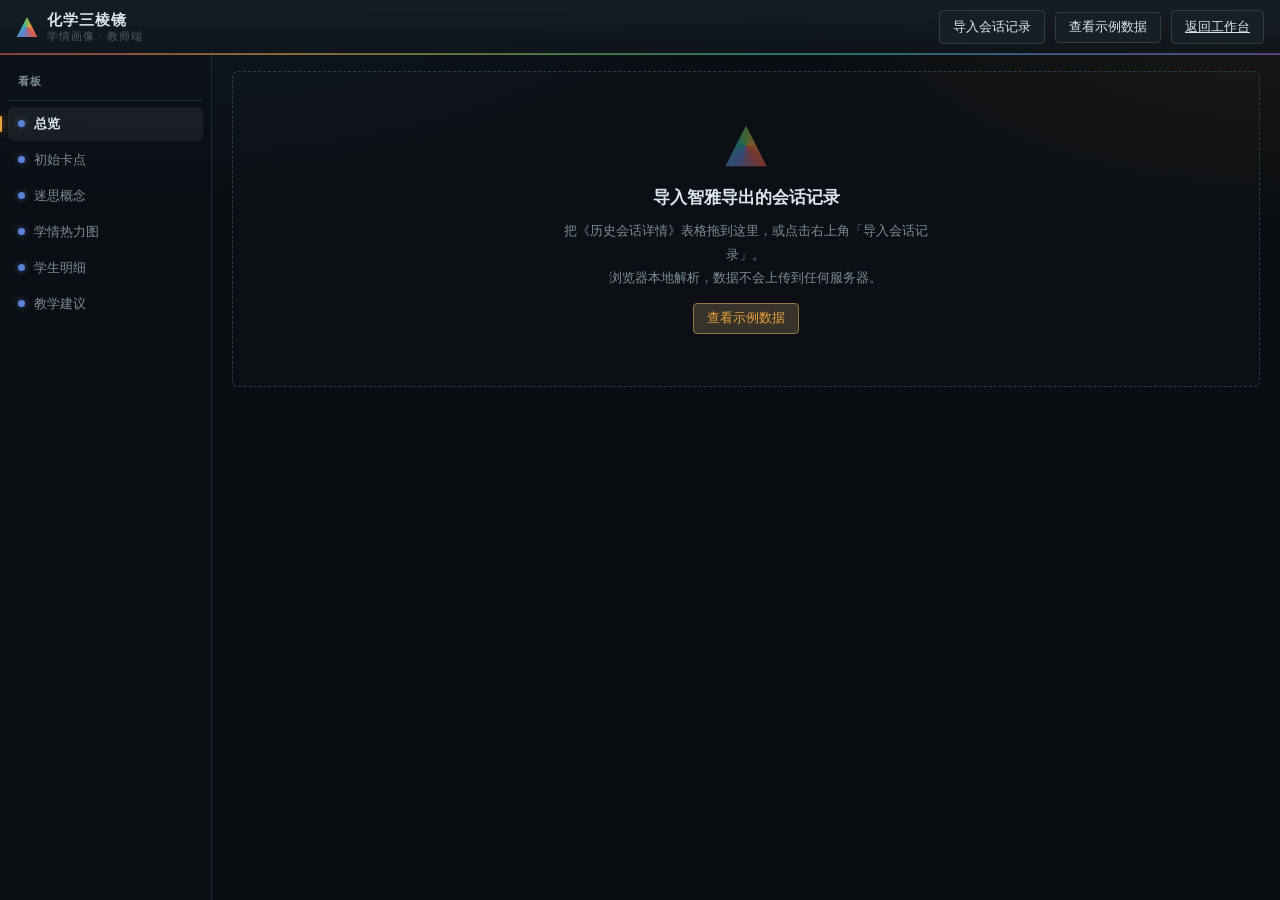
<file: teacher.html>
<!DOCTYPE html>
<html lang="zh-CN">
<head>
<meta charset="UTF-8">
<meta name="viewport" content="width=device-width, initial-scale=1">
<title>学情画像 · 化学三棱镜</title>
<meta name="description" content="教师端学情画像看板：班级表征层次分布、迷思概念排行与教学建议。">
<meta name="theme-color" content="#0a0e12">
<link rel="icon" href="data:image/svg+xml,<svg xmlns='http://www.w3.org/2000/svg' viewBox='0 0 32 32'><polygon points='16 3,30 29,2 29' fill='%235c82d6'/></svg>">
<link rel="stylesheet" href="css/workbench.css">
<link rel="stylesheet" href="css/teacher.css">
</head>
<body>

<div class="app">

  <header class="head">
    <div class="brand">
      <div class="brand-mark"></div>
      <div class="brand-text">
        <span class="brand-name">化学三棱镜</span>
        <span class="brand-sub">学情画像 · 教师端</span>
      </div>
    </div>
    <div class="head-right">
      <span class="import-status" id="import-status"></span>
      <label class="btn" for="file-input">导入会话记录</label>
      <input type="file" id="file-input" accept=".xlsx,.xls,.csv" hidden>
      <button class="btn" id="btn-demo">查看示例数据</button>
      <a class="btn" href="./">返回工作台</a>
    </div>
    <div class="spectrum"></div>
  </header>

  <nav class="rail" id="rail" aria-label="看板导航"></nav>

  <main class="main" id="main"></main>

</div>

<noscript>
  <p style="padding:24px;color:#dde5ec">本看板需要启用 JavaScript 才能运行。</p>
</noscript>

<script src="vendor/xlsx.full.min.js"></script>
<script type="module" src="js/teacher.js"></script>
</body>
</html>
</file>
<file: css/workbench.css>
/* ============================================================
   化学三棱镜 · 探究工作台
   视觉基调：台式分析仪器。深色面板、细网格、等宽读数。
   配色取自可见光谱，每个模拟器对应一个波长。
   ============================================================ */

:root {
  /* 面板 */
  --ink:    #0a0e12;
  --panel:  #10161c;
  --raise:  #161e26;
  --sunken: #0c1116;
  --line:   #212b34;
  --edge:   #2f3d48;

  /* 文字 */
  --text:   #dde5ec;
  --dim:    #7b8c99;
  --faint:  #4c5b67;

  /* 光谱 */
  --w-amber:  #e8a33d;
  --w-teal:   #2fb3a3;
  --w-indigo: #5c82d6;
  --w-green:  #6bbc57;
  --w-red:    #e05a4f;

  --accent: var(--w-amber);

  --serif: "Songti SC", "Source Han Serif SC", "Noto Serif CJK SC", "STSong", SimSun, serif;
  --sans:  "PingFang SC", "Hiragino Sans GB", "Microsoft YaHei", "Source Han Sans SC", sans-serif;
  --mono:  ui-monospace, "SF Mono", "JetBrains Mono", "Cascadia Mono", Menlo, Consolas, monospace;

  --r: 6px;
  --ease: cubic-bezier(.22,.61,.36,1);
}

* { box-sizing: border-box; }

/* hidden 属性必须能压过组件自身的 display ——
   .lab-representations 是 display:grid、.controls 是 display:flex，
   单给 hidden 属性它们照样显示。拓展模式切换实验区就靠这条。 */
[hidden] { display: none !important; }

html, body {
  margin: 0; padding: 0;
  background: var(--ink);
  color: var(--text);
  font-family: var(--sans);
  font-size: 14px;
  line-height: 1.6;
  -webkit-font-smoothing: antialiased;
}

body {
  background-image:
    radial-gradient(1100px 500px at 12% -10%, rgba(92,130,214,.10), transparent 60%),
    radial-gradient(900px 420px at 100% 0%, rgba(232,163,61,.07), transparent 55%);
  background-attachment: fixed;
}

::selection { background: rgba(232,163,61,.28); }

/* ---------- 布局骨架 ---------- */
.app {
  display: grid;
  grid-template-columns: 212px 1fr;
  grid-template-rows: auto 1fr;
  grid-template-areas: "head head" "rail main";
  min-height: 100vh;
}

.head {
  grid-area: head;
  display: flex; align-items: center; gap: 14px;
  padding: 10px 16px;
  border-bottom: 1px solid var(--line);
  background: linear-gradient(180deg, rgba(22,30,38,.9), rgba(16,22,28,.75));
  backdrop-filter: blur(10px);
  position: sticky; top: 0; z-index: 20;
}

/* 光谱条 —— 品牌符号，同时指示当前模拟器 */
.spectrum {
  height: 2px; width: 100%;
  background: linear-gradient(90deg,
    #e05a4f 0%, #e8a33d 22%, #6bbc57 44%, #2fb3a3 64%, #5c82d6 84%, #8b5cd6 100%);
  opacity: .55;
  position: absolute; left: 0; bottom: -1px;
}

.brand { display: flex; align-items: center; gap: 9px; }
.brand-mark {
  width: 22px; height: 22px; flex: none;
  background: conic-gradient(from 210deg, #5c82d6, #2fb3a3, #6bbc57, #e8a33d, #e05a4f, #5c82d6);
  clip-path: polygon(50% 4%, 97% 96%, 3% 96%);
  filter: saturate(.95);
}
.brand-text { display: flex; flex-direction: column; line-height: 1.25; }
.brand-name {
  font-family: var(--serif); font-size: 15px; font-weight: 700; letter-spacing: .06em;
}
.brand-sub { font-size: 10.5px; color: var(--faint); letter-spacing: .1em; }

.head-right { margin-left: auto; display: flex; align-items: center; gap: 10px; }

/* ---------- 导航栏 ---------- */
.rail {
  grid-area: rail;
  border-right: 1px solid var(--line);
  padding: 12px 8px;
  display: flex; flex-direction: column; gap: 2px;
  background: rgba(12,17,22,.5);
  /* 分组后条目变多：矮窗口下要能自己滚。
     grid 子项默认 min-height:auto，不写这条 overflow 不会生效。 */
  overflow-y: auto;
  min-height: 0;
  scrollbar-width: thin;
}

/* 左栏的两个小标题（「课程实验」「其他仪器方法」）用同一套字：
   11px / 600 / --dim。之前是 10px 的 --faint（#4c5b67），太暗，
   而「课程实验」贴着顶栏又没有分隔线撑着，看着比下面那个还轻。 */
.rail-label, .nav-group-label {
  font-size: 11px; font-weight: 600; letter-spacing: .1em;
  color: var(--dim);
}
.rail-label {
  padding: 6px 10px 9px; margin-bottom: 4px;
  border-bottom: 1px solid var(--line);
}

.nav-item {
  display: flex; align-items: center; gap: 9px;
  padding: 8px 10px;
  border-radius: var(--r);
  background: none; border: none;
  color: var(--dim);
  font-family: var(--sans); font-size: 13px;
  text-align: left; cursor: pointer;
  transition: background .18s var(--ease), color .18s var(--ease);
  position: relative;
}
.nav-item:hover { background: rgba(255,255,255,.035); color: var(--text); }
.nav-item[aria-current="true"] {
  background: rgba(255,255,255,.06);
  color: var(--text);
  font-weight: 600;
}
.nav-item[aria-current="true"]::before {
  content: ''; position: absolute; left: -8px; top: 50%; transform: translateY(-50%);
  width: 2px; height: 16px; border-radius: 2px;
  background: var(--dot, var(--accent));
  box-shadow: 0 0 8px var(--dot, var(--accent));
}
.nav-dot {
  width: 7px; height: 7px; border-radius: 50%; flex: none;
  background: var(--dot, var(--dim));
  box-shadow: 0 0 6px color-mix(in srgb, var(--dot, var(--dim)) 60%, transparent);
}
.nav-item[aria-current="false"] .nav-dot { opacity: .45; box-shadow: none; }

/* 左栏 = 10 个课程实验 + 底部「其他仪器方法」。
   拓展模块不进左栏，它们只在实验页的第三个标签里（见 .lab-mode 一节）。 */
.nav-group-label {
  padding: 12px 10px 5px; margin-top: 10px;
  border-top: 1px solid var(--line);
}
.nav-sub {
  font-size: 12px; padding: 6px 10px; color: var(--faint);
  margin-left: 10px; padding-left: 8px;
  border-left: 1px solid var(--line);
}
.nav-sub .nav-dot { width: 5px; height: 5px; }
.nav-sub:hover { color: var(--text); }
.nav-sub[aria-current="true"] { color: var(--text); }
.nav-sub[aria-current="true"]::before { left: -6px; height: 13px; }

/* ---------- 主区 ---------- */
.main { grid-area: main; padding: 16px 20px 40px; max-width: 1080px; }

.sim-head { margin-bottom: 14px; }
.sim-title {
  font-family: var(--serif);
  font-size: 21px; font-weight: 700; letter-spacing: .02em;
  margin: 0 0 4px;
  display: flex; align-items: baseline; gap: 10px;
}
.sim-title .wave {
  font-family: var(--mono); font-size: 11px; font-weight: 400;
  color: var(--accent); letter-spacing: .04em;
}
.sim-desc { color: var(--dim); font-size: 13px; margin: 0; max-width: 66ch; }

/* ---------- 任务条 ---------- */
.task {
  border: 1px solid color-mix(in srgb, var(--accent) 38%, var(--line));
  border-left: 2px solid var(--accent);
  background: color-mix(in srgb, var(--accent) 7%, var(--panel));
  border-radius: var(--r);
  padding: 10px 14px; margin-bottom: 16px;
  display: flex; gap: 10px; align-items: flex-start;
}
.task-tag {
  font-family: var(--mono); font-size: 10px; letter-spacing: .12em;
  color: var(--accent); border: 1px solid currentColor; border-radius: 3px;
  padding: 1px 5px; flex: none; margin-top: 2px;
}
.task-text { font-size: 13.5px; }

/* 归属提示：智能体派的参数型链接没有对应的左栏条目，这里说明它是哪个实验的拓展模块。
   比任务条轻一档，不跟任务说明抢注意力。 */
.host-hint {
  border: 1px solid var(--line);
  border-left: 2px solid var(--faint);
  border-radius: var(--r);
  background: rgba(255,255,255,.02);
  padding: 9px 14px; margin: -4px 0 16px;
  display: flex; gap: 10px; align-items: center; flex-wrap: wrap;
  font-size: 12.5px; color: var(--dim);
}
.host-hint b { color: var(--text); font-weight: 600; }
.host-tag {
  font-family: var(--mono); font-size: 10px; letter-spacing: .12em;
  color: var(--faint); border: 1px solid currentColor; border-radius: 3px;
  padding: 1px 5px; flex: none;
}
.host-actions { display: flex; gap: 8px; margin-left: auto; flex-wrap: wrap; }
.host-link {
  font-family: var(--sans); font-size: 12px;
  color: var(--accent); background: none;
  border: 1px solid color-mix(in srgb, var(--accent) 40%, transparent);
  border-radius: var(--r); padding: 3px 9px; cursor: pointer;
  transition: background .16s var(--ease);
}
.host-link:hover { background: color-mix(in srgb, var(--accent) 12%, transparent); }

/* ---------- 面板 ---------- */
.panel {
  background: var(--panel);
  border: 1px solid var(--line);
  border-radius: var(--r);
  padding: 14px;
  margin-bottom: 14px;
}
.panel-label {
  font-size: 10px; letter-spacing: .16em; color: var(--faint);
  text-transform: uppercase; margin-bottom: 10px;
  display: flex; align-items: center; gap: 8px;
}
.panel-label::after {
  content: ''; flex: 1; height: 1px; background: var(--line);
}

/* ---------- 图表 ---------- */
.chart-wrap {
  position: relative;
  width: 100%; height: 320px;
  background: var(--sunken);
  border: 1px solid var(--line);
  border-radius: var(--r);
  overflow: hidden;
}
canvas { display: block; width: 100%; height: 100%; cursor: crosshair; }

/* ---------- 控件 ---------- */
.controls { display: grid; grid-template-columns: repeat(auto-fit, minmax(230px, 1fr)); gap: 16px 22px; }

.ctl { display: flex; flex-direction: column; gap: 5px; }
.ctl-head { display: flex; align-items: baseline; justify-content: space-between; gap: 8px; }
.ctl-name { font-size: 12.5px; color: var(--dim); }
.ctl-name em { font-style: normal; font-family: var(--mono); font-size: 11px; color: var(--faint); }
.ctl-val {
  font-family: var(--mono); font-size: 13px; font-weight: 600;
  color: var(--accent); font-variant-numeric: tabular-nums;
}

input[type=range] {
  -webkit-appearance: none; appearance: none;
  width: 100%; height: 22px; background: transparent; cursor: pointer;
}
input[type=range]::-webkit-slider-runnable-track {
  height: 3px; border-radius: 2px;
  background: linear-gradient(90deg, var(--edge), var(--line));
}
input[type=range]::-webkit-slider-thumb {
  -webkit-appearance: none; appearance: none;
  width: 13px; height: 13px; margin-top: -5px;
  border-radius: 50%;
  background: var(--accent);
  border: 2px solid var(--panel);
  box-shadow: 0 0 0 1px var(--accent), 0 0 10px color-mix(in srgb, var(--accent) 55%, transparent);
  transition: transform .15s var(--ease);
}
input[type=range]:hover::-webkit-slider-thumb { transform: scale(1.15); }
input[type=range]::-moz-range-track { height: 3px; background: var(--edge); border-radius: 2px; }
input[type=range]::-moz-range-thumb {
  width: 13px; height: 13px; border-radius: 50%; border: 2px solid var(--panel);
  background: var(--accent); box-shadow: 0 0 0 1px var(--accent);
}

select, input[type=text], textarea {
  width: 100%;
  background: var(--sunken);
  border: 1px solid var(--line);
  border-radius: 4px;
  color: var(--text);
  font-family: var(--sans); font-size: 13px;
  padding: 6px 9px;
  transition: border-color .18s var(--ease);
}
select:focus, input[type=text]:focus, textarea:focus {
  outline: none; border-color: color-mix(in srgb, var(--accent) 60%, var(--line));
}
textarea { resize: vertical; min-height: 62px; line-height: 1.6; font-family: var(--sans); }

.btn {
  display: inline-flex; align-items: center; gap: 6px;
  background: var(--raise);
  border: 1px solid var(--edge);
  border-radius: 4px;
  color: var(--text);
  font-family: var(--sans); font-size: 12.5px;
  padding: 6px 13px; cursor: pointer;
  transition: background .18s var(--ease), border-color .18s var(--ease), color .18s var(--ease);
}
.btn:hover { background: #1d2730; border-color: var(--faint); }
.btn.primary {
  background: color-mix(in srgb, var(--accent) 16%, var(--raise));
  border-color: color-mix(in srgb, var(--accent) 55%, var(--edge));
  color: var(--accent);
}
.btn.primary:hover { background: color-mix(in srgb, var(--accent) 26%, var(--raise)); }
.btn-row { display: flex; flex-wrap: wrap; gap: 8px; align-items: center; }

/* ---------- 读数 ---------- */
.readouts { display: grid; grid-template-columns: repeat(auto-fit, minmax(132px, 1fr)); gap: 1px; background: var(--line); border: 1px solid var(--line); border-radius: var(--r); overflow: hidden; }
.ro { background: var(--panel); padding: 9px 12px; }
.ro-k { font-size: 11px; color: var(--faint); margin-bottom: 2px; }
.ro-v {
  font-family: var(--mono); font-size: 17px; font-weight: 600;
  font-variant-numeric: tabular-nums; letter-spacing: -.01em;
}
.ro-v small { font-size: 11px; font-weight: 400; color: var(--dim); margin-left: 3px; }
.ro.good .ro-v { color: var(--w-green); }
.ro.warn .ro-v { color: var(--w-amber); }
.ro.bad  .ro-v { color: var(--w-red); }

/* ---------- 结论提示 ---------- */
.finding {
  border-left: 2px solid var(--accent);
  background: color-mix(in srgb, var(--accent) 6%, transparent);
  padding: 9px 13px; border-radius: 0 var(--r) var(--r) 0;
  font-size: 13px; margin-top: 12px;
}
.finding b { color: var(--accent); font-weight: 600; }

/* ---------- 记录 ---------- */
.record-text {
  font-family: var(--mono); font-size: 12px; line-height: 1.75;
  background: var(--sunken); border: 1px solid var(--line); border-radius: 4px;
  padding: 11px 13px; white-space: pre-wrap; word-break: break-word;
  color: var(--dim); max-height: 210px; overflow: auto;
}
.record-text .hl { color: var(--text); }

/* ---------- 靶面 ---------- */
.target-wrap { display: flex; gap: 18px; flex-wrap: wrap; align-items: flex-start; }
.target-canvas { width: 340px; height: 340px; flex: none; cursor: default; }

/* ---------- 页脚 ---------- */
.foot {
  margin-top: 26px; padding-top: 14px;
  border-top: 1px solid var(--line);
  font-size: 11.5px; color: var(--faint);
  display: flex; gap: 14px; flex-wrap: wrap; align-items: center;
}
.foot a { color: var(--faint); text-decoration: none; border-bottom: 1px dotted var(--edge); }
.foot a:hover { color: var(--dim); }

/* ---------- 载入动画 ---------- */
@keyframes rise { from { opacity: 0; transform: translateY(7px); } to { opacity: 1; transform: none; } }
.rise { animation: rise .45s var(--ease) both; }
.rise-1 { animation-delay: .04s; }
.rise-2 { animation-delay: .1s; }
.rise-3 { animation-delay: .16s; }
@media (prefers-reduced-motion: reduce) {
  .rise { animation: none; }
  * { transition: none !important; }
}

/* ---------- 窄屏（嵌入对话 iframe 时的常见宽度） ---------- */
@media (max-width: 720px) {
  .app { grid-template-columns: 1fr; grid-template-areas: "head" "rail" "main"; }
  .rail {
    flex-direction: row; overflow-x: auto; border-right: none;
    border-bottom: 1px solid var(--line); padding: 8px 10px; gap: 6px;
    scrollbar-width: none;
  }
  .rail::-webkit-scrollbar { display: none; }
  .rail-label { display: none; }
  .nav-item { white-space: nowrap; padding: 6px 11px; }
  .nav-item[aria-current="true"]::before { display: none; }
  /* 横向条：13 项平铺成一排。「其他仪器方法」的小标题去掉，只留它的三项。 */
  .nav-group-label { display: none; }
  .nav-sub {
    margin-left: 0; padding: 6px 9px; border-left: none;
    font-size: 12px; color: var(--faint);
  }
  .nav-sub .nav-dot { width: 6px; height: 6px; }
  .main { padding: 14px 14px 32px; }
  .chart-wrap { height: 250px; }
  .sim-title { font-size: 18px; }
  .brand-sub { display: none; }
}

@media (max-width: 460px) {
  .chart-wrap { height: 210px; }
  .readouts { grid-template-columns: repeat(2, 1fr); }
  .target-canvas { width: 100%; height: auto; aspect-ratio: 1; }
}

/* ---------- 实验台视图（宏观 + 微观） ---------- */
.bench {
  display: grid;
  grid-template-columns: minmax(150px, 210px) 1fr;
  gap: 12px;
}
.bench-cell {
  background: var(--sunken);
  border: 1px solid var(--line);
  border-radius: var(--r);
  overflow: hidden;
  display: flex;
  flex-direction: column;
}
.bench-cell > canvas { width: 100%; flex: 1; min-height: 0; cursor: default; }
.bench-tag {
  font-size: 10px; letter-spacing: .14em; color: var(--faint);
  padding: 6px 10px 0; text-transform: uppercase;
}
.bench-tag b { color: var(--dim); font-weight: 600; letter-spacing: 0; }
.bench-beaker { height: 250px; }
.bench-particles { height: 250px; }
/* 只有一个粒子场时，别让它横铺一整行——粒子会稀得看不出密度 */
.bench.single { grid-template-columns: minmax(240px, 420px); }
.bench.single .bench-particles { height: 200px; }

/* 过程型模拟器：装置图要占主导，粒子视图只作陪衬 */
.bench-wide { grid-template-columns: 1fr minmax(170px, 250px); }
.bench-wide .bench-cell { height: 340px; }

@media (max-width: 720px) {
  .bench { grid-template-columns: 1fr; }
  .bench-beaker { height: 200px; }
  .bench-particles { height: 190px; }
  .bench-wide .bench-cell { height: 250px; }
}

/* ---------- 过程型模拟器：模式切换与步骤 ---------- */
.mode-bar { display: grid; grid-template-columns: repeat(auto-fit, minmax(240px, 1fr)); gap: 10px; }
.mode-tab {
  display: flex; flex-direction: column; gap: 3px;
  text-align: left; cursor: pointer;
  background: var(--sunken);
  border: 1px solid var(--line);
  border-radius: var(--r);
  padding: 11px 14px;
  color: var(--dim);
  font-family: var(--sans);
  transition: border-color .18s var(--ease), background .18s var(--ease);
}
.mode-tab:hover { border-color: var(--edge); }
.mode-tab b { font-size: 13.5px; color: var(--text); font-weight: 600; }
.mode-tab small { font-size: 11.5px; color: var(--faint); line-height: 1.5; }
.mode-tab.on {
  background: color-mix(in srgb, var(--accent) 9%, var(--sunken));
  border-color: color-mix(in srgb, var(--accent) 55%, var(--line));
}
.mode-tab.on b { color: var(--accent); }

/* 步骤条 */
.step-bar { display: flex; flex-wrap: wrap; gap: 5px; margin-bottom: 14px; }
.step-chip {
  width: 27px; height: 27px; flex: none;
  border-radius: 50%;
  background: var(--sunken);
  border: 1px solid var(--line);
  color: var(--faint);
  font-family: var(--mono); font-size: 11px;
  cursor: pointer;
  transition: all .16s var(--ease);
}
.step-chip:hover { border-color: var(--edge); color: var(--dim); }
.step-chip.done { color: var(--dim); border-color: var(--edge); }
.step-chip.done::after { content: ''; }
.step-chip.on {
  background: color-mix(in srgb, var(--accent) 20%, var(--sunken));
  border-color: var(--accent);
  color: var(--accent);
  box-shadow: 0 0 0 1px color-mix(in srgb, var(--accent) 35%, transparent);
}

.step-head { display: flex; align-items: baseline; gap: 10px; margin-bottom: 9px; flex-wrap: wrap; }
.step-head b { font-family: var(--serif); font-size: 17px; font-weight: 700; }
.step-idx {
  font-family: var(--mono); font-size: 10.5px; letter-spacing: .08em;
  color: var(--accent); border: 1px solid color-mix(in srgb, var(--accent) 40%, transparent);
  border-radius: 3px; padding: 1px 6px;
}
.step-op { font-size: 13.5px; line-height: 1.75; color: var(--text); }
.step-why {
  margin-top: 10px; padding: 10px 13px;
  border-left: 2px solid var(--edge);
  background: var(--sunken);
  border-radius: 0 var(--r) var(--r) 0;
  font-size: 12.5px; line-height: 1.8; color: var(--dim);
}
.step-why-tag {
  display: inline-block; margin-right: 8px;
  font-family: var(--mono); font-size: 10px; letter-spacing: .1em;
  color: var(--w-amber);
}
.step-why b { color: var(--text); }

/* 符号层 */
.eq-line {
  font-family: var(--mono); font-size: 14px;
  color: var(--text); letter-spacing: .01em;
  padding: 8px 0 4px;
}
.eq-line sub, .eq-line sup { font-size: .72em; }
.calc-line {
  font-family: var(--mono); font-size: 12px;
  color: var(--dim); line-height: 1.9;
  border-top: 1px solid var(--line); padding-top: 8px; margin-top: 4px;
}

/* 练习模式未运行时的空态 */
.idle-note {
  border: 1px dashed var(--edge);
  border-radius: var(--r);
  padding: 22px 18px;
  text-align: center;
  color: var(--faint); font-size: 13px;
}

/* 练习模式复盘清单 */
.review-list { margin: 8px 0 0; padding-left: 18px; line-height: 1.9; }
.review-list li { color: var(--dim); }
.review-list b { color: var(--w-amber); }

.process-lab { min-width: 0; --faint: #8798a5; --dim: #acbac4; }
.process-lab, .process-lab * { letter-spacing: 0; }
.process-lab .panel { border: 0; border-radius: 0; background: transparent; padding: 16px 0; border-top: 1px solid var(--line); }
/* auto-fit 而不是写死 2 列：有拓展模块的实验是 3 个标签，没拓展的仍是 2 个，
   两种情况下每个标签都等宽铺满。 */
.process-lab .mode-bar { grid-template-columns: repeat(auto-fit, minmax(min(100%, 170px), 1fr)); margin-bottom: 18px; }
.process-lab .mode-tab { align-items: center; padding: 10px; }
.process-lab .controls { grid-template-columns: repeat(auto-fit, minmax(min(100%, 245px), 1fr)); }
.process-lab .ctl-head { align-items: flex-start; }
.process-lab .ctl-head label { font-size: 12px; }
.process-lab .ctl-val { white-space: nowrap; font-size: 12px; }
.process-lab .btn-row { margin-top: 14px; }
.process-lab .step-chip { width: 32px; height: 32px; }
.process-lab button:disabled { opacity: .4; cursor: default; }
.process-lab button:focus-visible, .process-lab input:focus-visible, .process-lab select:focus-visible { outline: 2px solid var(--accent); outline-offset: 3px; }
.lab-step { padding: 14px 0 18px; border-top: 1px solid var(--line); }
.lab-representations { display: grid; grid-template-columns: minmax(0, 2.3fr) minmax(210px, 1fr); gap: 16px; }
.lab-representations section { min-width: 0; }
.lab-canvas { height: 340px; background: #111a20; }
.lab-particles { height: 340px; background: #111a20; }
.lab-canvas canvas, .lab-particles canvas { cursor: default; }
.lab-caption { min-height: 50px; padding: 9px 0; color: var(--dim); font-size: 12px; line-height: 1.65; }
.lab-symbols { grid-column: 1 / -1; border-top: 1px solid var(--line); padding-top: 12px; }
.lab-model-note { font-size: 12px; color: var(--dim); line-height: 1.7; border-top: 1px solid var(--line); padding-top: 12px; }

/* 拓展模块：参数型模拟器就地运行，用的是它自己在参数型页面下的那套排版 */
.ext-note { margin: 0 0 6px; color: var(--dim); font-size: 12.5px; line-height: 1.75; }
.ext-body { min-width: 0; }
.ext-body .sim-head, .ext-body .task { display: none; }   /* 嵌套时不再重复标题与任务条 */
.ext-body .chart-wrap { height: 300px; }
.process-lab .eq-line, .process-lab .calc-line { overflow-wrap: anywhere; white-space: pre-line; }
.lab-table-wrap { overflow-x: auto; }
.lab-table { border-collapse: collapse; width: 100%; font-size: 12px; font-variant-numeric: tabular-nums; }
.lab-table th, .lab-table td { text-align: right; border-bottom: 1px solid var(--line); padding: 8px; }
.lab-table th:first-child, .lab-table td:first-child { text-align: left; }
@media(max-width: 760px) {
  .lab-representations { grid-template-columns: minmax(0, 1fr); }
  .lab-symbols { grid-column: 1; }
  .lab-canvas { height: 300px; }
  .lab-particles { height: 220px; }
}
</file>
<file: css/teacher.css>
/* ============================================================
   教师端看板 —— 复用 workbench.css 的设计变量与基础组件
   ============================================================ */

.import-status { font-size: 12px; color: var(--faint); margin-right: 4px; }
.import-status.ok { color: var(--w-green); }
.import-status.bad { color: var(--w-red); }

/* ---------- 空状态 ---------- */
.empty {
  border: 1px dashed var(--edge);
  border-radius: var(--r);
  padding: 52px 24px;
  text-align: center;
  background: rgba(255,255,255,.012);
  transition: border-color .2s var(--ease), background .2s var(--ease);
}
.empty.drag { border-color: var(--accent); background: color-mix(in srgb, var(--accent) 7%, transparent); }
.empty-icon {
  width: 44px; height: 44px; margin: 0 auto 16px; opacity: .5;
  background: conic-gradient(from 210deg, #5c82d6, #2fb3a3, #6bbc57, #e8a33d, #e05a4f, #5c82d6);
  clip-path: polygon(50% 4%, 97% 96%, 3% 96%);
}
.empty h2 { font-family: var(--serif); font-size: 17px; margin: 0 0 8px; font-weight: 700; }
.empty p { color: var(--dim); font-size: 13px; margin: 0 auto; max-width: 52ch; line-height: 1.8; }
.empty code {
  font-family: var(--mono); font-size: 12px; color: var(--accent);
  background: var(--sunken); padding: 1px 6px; border-radius: 3px;
}

/* ---------- KPI ---------- */
.kpis { display: grid; grid-template-columns: repeat(auto-fit, minmax(148px, 1fr)); gap: 1px; background: var(--line); border: 1px solid var(--line); border-radius: var(--r); overflow: hidden; margin-bottom: 14px; }
.kpi { background: var(--panel); padding: 13px 15px; }
.kpi-k { font-size: 11.5px; color: var(--faint); margin-bottom: 3px; }
.kpi-v { font-family: var(--mono); font-size: 25px; font-weight: 600; font-variant-numeric: tabular-nums; letter-spacing: -.02em; }
.kpi-v small { font-size: 12px; font-weight: 400; color: var(--dim); margin-left: 3px; }
.kpi-sub { font-size: 11px; color: var(--faint); margin-top: 2px; }

/* ---------- 条形排行 ---------- */
.bars { display: flex; flex-direction: column; gap: 9px; }
.bar-row { display: grid; grid-template-columns: 190px 1fr 46px; gap: 12px; align-items: center; font-size: 13px; }
.bar-name { color: var(--dim); white-space: nowrap; overflow: hidden; text-overflow: ellipsis; }
.bar-name b { color: var(--text); font-weight: 600; font-family: var(--mono); font-size: 11.5px; margin-right: 6px; }
.bar-track { height: 16px; background: var(--sunken); border-radius: 3px; overflow: hidden; }
.bar-fill { height: 100%; border-radius: 3px; transition: width .6s var(--ease); }
.bar-n { font-family: var(--mono); font-size: 12.5px; color: var(--dim); text-align: right; font-variant-numeric: tabular-nums; }

/* ---------- 三层通过率 ---------- */
.layers { display: grid; grid-template-columns: repeat(3, 1fr); gap: 14px; }
.layer-card { background: var(--sunken); border: 1px solid var(--line); border-radius: var(--r); padding: 13px 15px; }
.layer-name { font-size: 12.5px; color: var(--dim); margin-bottom: 7px; display: flex; justify-content: space-between; align-items: baseline; }
.layer-pct { font-family: var(--mono); font-size: 19px; font-weight: 600; font-variant-numeric: tabular-nums; }
.layer-bar { height: 4px; background: var(--line); border-radius: 2px; overflow: hidden; margin-top: 9px; }
.layer-bar i { display: block; height: 100%; border-radius: 2px; transition: width .6s var(--ease); }
.layer-note { font-size: 11px; color: var(--faint); margin-top: 7px; }

/* ---------- 热力图 ---------- */
.heat { width: 100%; border-collapse: separate; border-spacing: 2px; font-size: 12.5px; }
.heat th {
  font-weight: 500; color: var(--faint); font-size: 11.5px;
  padding: 5px 8px; text-align: left; white-space: nowrap;
}
.heat th.col { text-align: center; }
.heat td { padding: 0; }
.heat .cell {
  height: 30px; border-radius: 3px; display: flex; align-items: center; justify-content: center;
  font-family: var(--mono); font-size: 11.5px; font-weight: 600;
  border: 1px solid rgba(255,255,255,.05);
}
.heat .kp { color: var(--dim); padding-right: 10px; white-space: nowrap; max-width: 210px; overflow: hidden; text-overflow: ellipsis; }
.heat .n { font-family: var(--mono); font-size: 11px; color: var(--faint); text-align: center; }

.legend { display: flex; align-items: center; gap: 10px; margin-top: 12px; font-size: 11.5px; color: var(--faint); }
.legend-bar { width: 118px; height: 8px; border-radius: 4px; background: linear-gradient(90deg, #2a1d1d, #6d3a2c, #a8672f, #d99a3a, #6bbc57); }

/* ---------- 学生列表 ---------- */
.stu-table { width: 100%; border-collapse: collapse; font-size: 12.5px; }
.stu-table th {
  text-align: left; font-weight: 500; color: var(--faint); font-size: 11.5px;
  padding: 7px 10px; border-bottom: 1px solid var(--line); white-space: nowrap;
}
.stu-table td { padding: 7px 10px; border-bottom: 1px solid rgba(255,255,255,.03); color: var(--dim); }
.stu-table tr:hover td { background: rgba(255,255,255,.02); }
.stu-id { font-family: var(--mono); color: var(--text); font-weight: 600; }
.pill {
  display: inline-block; padding: 1px 7px; border-radius: 9px;
  font-size: 11px; font-family: var(--mono); border: 1px solid currentColor;
}
.pill.on { color: var(--w-green); }
.pill.off { color: var(--w-red); }
.pill.mc { color: var(--w-amber); }

/* ---------- 建议 ---------- */
.advice { display: flex; flex-direction: column; gap: 10px; }
.advice-item {
  display: flex; gap: 11px; align-items: flex-start;
  padding: 11px 14px; border-radius: var(--r);
  background: var(--sunken); border-left: 2px solid var(--accent);
  font-size: 13px; line-height: 1.7;
}
.advice-n {
  font-family: var(--mono); font-size: 11px; color: var(--accent);
  border: 1px solid currentColor; border-radius: 3px; padding: 0 5px; flex: none; margin-top: 3px;
}

/* ---------- 覆盖层 ---------- */
.drag-overlay {
  position: fixed; inset: 0; z-index: 90;
  background: rgba(10,14,18,.88); backdrop-filter: blur(3px);
  display: flex; align-items: center; justify-content: center;
  font-size: 17px; color: var(--accent); font-family: var(--serif); font-weight: 700;
  border: 2px dashed var(--accent);
}

@media (max-width: 720px) {
  .bar-row { grid-template-columns: 120px 1fr 40px; font-size: 12px; }
  .layers { grid-template-columns: 1fr; }
  .kpi-v { font-size: 20px; }
}
</file>
